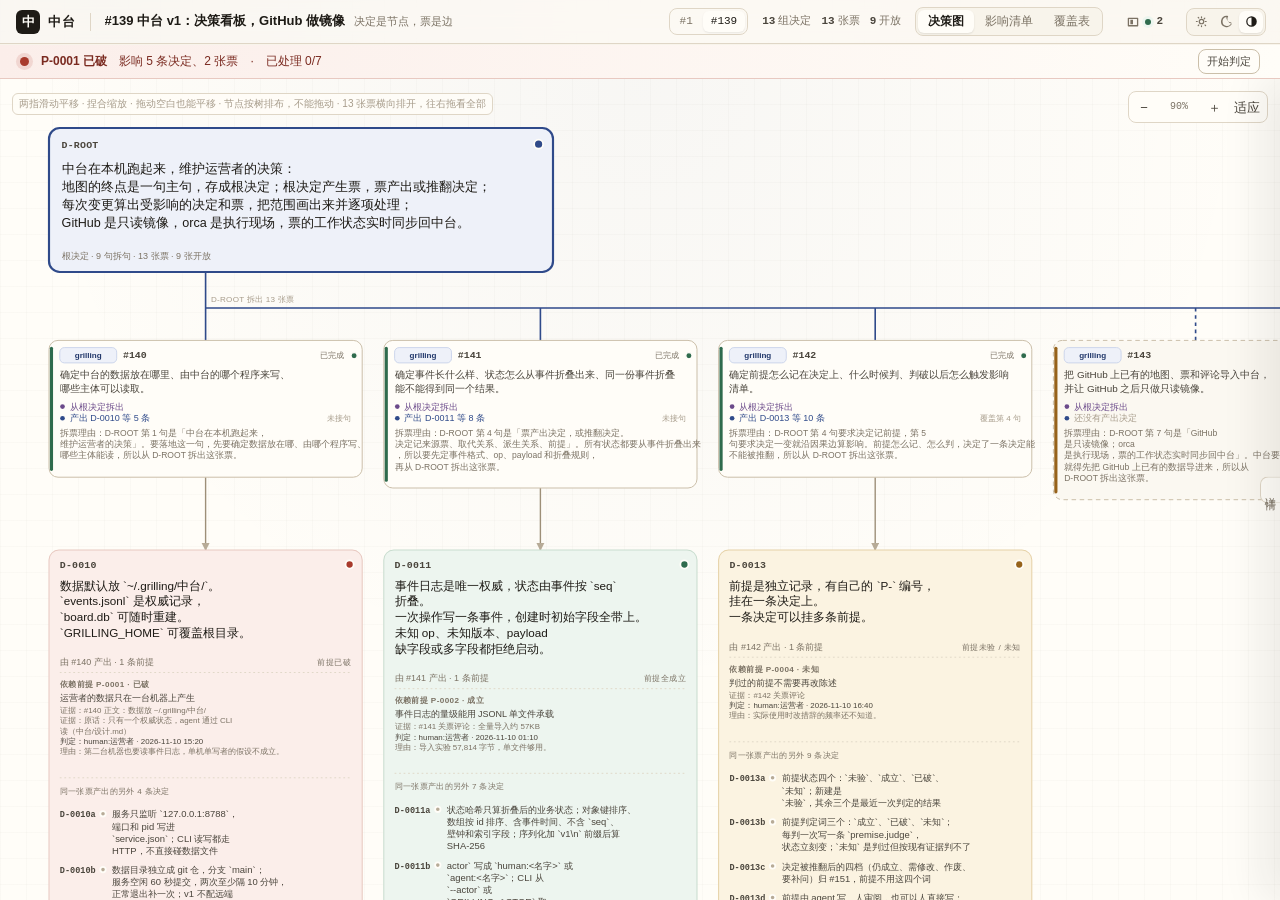
<file: design/prototype/screen/index.html>
<!doctype html>
<html lang="zh-CN">
<head>
<meta charset="utf-8">
<meta name="viewport" content="width=device-width, initial-scale=1">
<title>中台决策看板 · 屏幕原型 #144</title>
<meta name="description" content="决策看板屏幕原型：导入 #139 与 #1 两张地图的真数据，票和决定两个侧边栏，浅深两套主题。">
<link rel="icon" href="data:image/svg+xml,%3Csvg xmlns='http://www.w3.org/2000/svg' viewBox='0 0 16 16'%3E%3Crect width='16' height='16' rx='4' fill='%231e1b16'/%3E%3Ctext x='8' y='11.5' font-size='9' text-anchor='middle' fill='%23f4f0e7' font-family='serif'%3E中%3C/text%3E%3C/svg%3E">
<style>
/* 颜色、圆角、间距 token 在 theme.css */
*,*::before,*::after{box-sizing:border-box}
[hidden]{display:none!important}
html{-webkit-text-size-adjust:100%}
body{
  margin:0;color:var(--ink);font:15px/1.6 var(--sans);-webkit-font-smoothing:antialiased;
  background:
    radial-gradient(circle at 8% 0%,rgba(47,74,138,.05),transparent 34rem),
    radial-gradient(circle at 96% 8%,rgba(150,98,26,.04),transparent 30rem),
    linear-gradient(0deg,rgba(30,27,22,.014) 1px,transparent 1px),
    linear-gradient(90deg,rgba(30,27,22,.014) 1px,transparent 1px),
    var(--paper);
  background-size:auto,auto,32px 32px,32px 32px,auto;
  padding-bottom:0;
}
p{margin:0}
h1,h2,h3,h4{margin:0}
button{font:inherit;color:inherit;cursor:pointer}
a{color:inherit;text-decoration:none}
.id{font-family:var(--mono);font-size:12px;letter-spacing:.02em}
.mono{font-family:var(--mono)}
.eyebrow{font-size:11px;letter-spacing:.16em;text-transform:uppercase;color:var(--muted);font-weight:600}
.chip{display:inline-flex;align-items:center;gap:4px;border:1px solid var(--line);background:var(--card2);border-radius:999px;padding:1px 8px;font-size:11px;line-height:1.7;white-space:nowrap;color:var(--ink2)}
.chip.green{border-color:var(--green-line);background:var(--green-soft);color:var(--green)}
.chip.amber{border-color:var(--amber-line);background:var(--amber-soft);color:var(--amber)}
.chip.red{border-color:var(--red-line);background:var(--red-soft);color:var(--red)}
.chip.violet{border-color:var(--violet-line);background:var(--violet-soft);color:var(--violet)}
.chip.accent{border-color:var(--accent-line);background:var(--accent-soft);color:var(--accent2)}
.chip.gray{color:var(--muted);background:var(--gray-soft)}
.btn{border:1px solid var(--line2);background:var(--card);border-radius:8px;padding:5px 10px;font-size:12px;color:var(--ink2);transition:.15s}
.btn:hover{border-color:var(--accent);color:var(--accent2);background:var(--accent-soft)}
.btn.primary{background:var(--accent);border-color:var(--accent);color:#fff}
.btn.primary:hover{background:var(--accent2);color:#fff}
.btn.ghost{border-color:transparent;background:transparent;color:var(--muted)}
.btn.ghost:hover{background:var(--accent-soft);color:var(--accent2)}
.btn.small{padding:3px 8px;font-size:11px}
.btn.danger{border-color:var(--red-line);color:var(--red);background:var(--red-soft)}
.btn.danger:hover{background:var(--red-soft);color:var(--red-ink-strong)}
.icon{width:14px;height:14px;display:inline-block;vertical-align:-2px}

/* 原型说明：薄条，只在原型环境出现 */
.prototype-strip{
  background:var(--chrome);color:var(--chrome-text);font-size:11px;letter-spacing:.03em;
  padding:4px 18px;display:flex;align-items:center;justify-content:center;gap:8px;
}
.prototype-strip b{color:var(--chrome-muted);font-weight:600}

/* 顶部栏：44px 常驻，只放全局信息 */
.topbar{
  height:var(--topbar-h);display:flex;align-items:center;gap:14px;padding:0 14px 0 16px;
  background:var(--side-bg);backdrop-filter:blur(10px);
  border-bottom:1px solid var(--border);position:relative;z-index:30;
}
.brand{display:flex;align-items:center;gap:8px;flex:none}
.logo{
  width:24px;height:24px;border-radius:var(--r-sm);background:var(--text);color:var(--surface);
  display:grid;place-items:center;font:600 13px/1 var(--serif);
}
.brand b{font-size:12.5px;letter-spacing:.06em}
.brand small{display:none}
.tb-sep{width:1px;height:18px;background:var(--border);flex:none}
.map-title{min-width:0;flex:1;display:flex;align-items:baseline;gap:9px;overflow:hidden}
.map-title b{font-size:13px;font-weight:600;white-space:nowrap;overflow:hidden;text-overflow:ellipsis}
.map-title span{font-size:11px;color:var(--text-muted);white-space:nowrap;overflow:hidden;text-overflow:ellipsis;flex:none}
.top-counts{display:flex;align-items:center;gap:10px;font-size:11px;color:var(--text-muted);white-space:nowrap;flex:none}
.top-counts b{font-family:var(--mono);font-weight:600;color:var(--text-body)}
.seg{display:flex;padding:2px;border:1px solid var(--border);border-radius:var(--r-md);background:var(--surface-sunken);gap:1px;flex:none}
.seg button{border:0;background:transparent;border-radius:calc(var(--r-md) - 2px);padding:4px 10px;font-size:11.5px;color:var(--text-muted);line-height:1.3}
.seg button:hover{color:var(--text)}
.seg button.active{background:var(--surface);color:var(--text);box-shadow:0 1px 2px rgba(30,27,22,.1);font-weight:600}
[data-theme="dark"] .seg button.active{background:var(--surface-tint);box-shadow:none}
.top-meta{display:flex;align-items:center;gap:6px;font-size:11px;color:var(--text-muted);white-space:nowrap;flex:none}
.live-dot{width:6px;height:6px;border-radius:50%;background:var(--green);box-shadow:0 0 0 3px var(--green-soft)}
.tb-btn{
  display:inline-flex;align-items:center;justify-content:center;gap:5px;height:28px;min-width:28px;white-space:nowrap;flex:none;
  border:1px solid transparent;background:transparent;border-radius:var(--r-sm);
  color:var(--text-muted);font-size:11.5px;padding:0 8px;transition:background var(--dur) var(--ease),color var(--dur) var(--ease),border-color var(--dur) var(--ease);
}
.tb-btn:hover{background:var(--surface-hover);color:var(--text);border-color:var(--border)}
.tb-btn[aria-expanded="true"]{background:var(--accent-soft);color:var(--accent-deep);border-color:var(--accent-line)}
.tb-btn svg{width:14px;height:14px;display:block}
.tb-group{display:flex;align-items:center;gap:2px;flex:none}
.tb-signal{display:inline-flex;align-items:center;gap:5px;font-size:11.5px;color:var(--text-muted)}
.tb-signal b{font:600 11px/1 var(--mono);color:var(--text-body)}

/* 顶部栏展开层：在流内，推开内容，绝不遮挡右侧抽屉 */
.topbar-panel{
  display:grid;grid-template-rows:0fr;transition:grid-template-rows var(--dur) var(--ease);
  background:var(--surface-sunken);border-bottom:1px solid transparent;position:relative;z-index:29;
}
.topbar-panel.open{grid-template-rows:1fr;border-bottom-color:var(--border)}
.topbar-panel>div{overflow:hidden}
.topbar-panel-inner{
  display:flex;align-items:center;gap:18px;flex-wrap:wrap;padding:9px 16px;
  max-height:240px;overflow:auto;
}
.tbp-block{display:flex;align-items:center;gap:8px;min-width:0}
.tbp-label{font-size:10px;letter-spacing:.1em;text-transform:uppercase;color:var(--text-faint);white-space:nowrap}
.sig-chips.tbp-chips{margin:0;gap:3px}
.impact-banner{
  display:flex;align-items:center;gap:10px;padding:0 16px;height:0;opacity:0;overflow:hidden;
  background:var(--red-soft);border-bottom:1px solid var(--red-line);
  font-size:12px;color:var(--red-ink);transition:height var(--dur) var(--ease),opacity var(--dur) var(--ease);
}
.impact-banner.show{height:34px;opacity:1}
.impact-banner:hover{background:var(--red-line)}
.impact-banner .pulse{width:7px;height:7px;border-radius:50%;background:var(--red);flex:none}
.impact-banner b{font-weight:600}
.impact-banner .spacer{flex:1}

/* 版面 A：一张可平移缩放的图，右侧抽屉 */
.a-shell{display:flex;flex-direction:column;height:calc(100vh - 25px);min-height:560px;overflow:hidden}
.a-body{position:relative;display:flex;flex:1;min-height:0;overflow:hidden}
.a-col{display:flex;flex-direction:column;min-width:0;min-height:0;flex:1}
.a-main{position:relative;min-width:0;overflow:auto;padding:14px;flex:1}
.a-main.coverage-mode{padding-bottom:14px}
.a-main.graph-mode{display:flex;flex-direction:column;overflow:hidden;padding:0}
.a-main.graph-mode .graph-a{flex:1;min-height:0;border:0;border-radius:0;box-shadow:none}
.a-main.graph-mode .filter-banner{flex:none;margin:10px 14px 0}
.a-main.graph-mode .sig-chips,.a-main.graph-mode .graph-head{flex:none}

/* 抽屉：472px，从右侧滑入；固定时占位，不遮图 */
.a-drawer{
  position:absolute;top:0;right:0;bottom:0;width:var(--drawer-w);max-width:94vw;z-index:40;
  background:var(--drawer-bg);border-left:1px solid var(--border);
  box-shadow:var(--shadow-drawer);overflow:auto;padding:0;transform:translateX(100%);
  transition:transform var(--dur) var(--ease);
}
.a-drawer.open{transform:translateX(0)}
.a-drawer.pinned{position:relative;flex:none;width:var(--drawer-w);transform:none;box-shadow:none;transition:none}
.a-drawer .drawer-bar{
  position:sticky;top:0;z-index:3;display:flex;align-items:center;gap:4px;padding:0 10px 0 14px;height:40px;
  border-bottom:1px solid var(--border);background:var(--sticky-bg);backdrop-filter:blur(8px);
}
.a-drawer .drawer-bar .db-kind{font-size:10px;letter-spacing:.1em;text-transform:uppercase;color:var(--text-faint);flex:none}
.a-drawer .drawer-bar .tb-btn{flex:none;white-space:nowrap}
.a-drawer .drawer-bar .db-title{margin-right:auto;font:600 12px/1.3 var(--sans);color:var(--text-body);letter-spacing:.01em;white-space:nowrap;overflow:hidden;text-overflow:ellipsis;min-width:0}
.a-drawer .sb{padding:14px 16px 96px}
.a-drawer-handle{
  position:absolute;right:0;top:50%;transform:translateY(-50%);z-index:35;writing-mode:vertical-rl;
  border:1px solid var(--border);border-right:0;border-radius:var(--r-md) 0 0 var(--r-md);
  background:var(--surface);color:var(--text-muted);font:11px/1 var(--sans);padding:11px 4px;letter-spacing:.14em;
  cursor:pointer;transition:color var(--dur) var(--ease),border-color var(--dur) var(--ease);
}
.a-drawer-handle:hover{color:var(--accent-deep);border-color:var(--accent-line)}
.a-body.drawer-open .a-drawer-handle{display:none}
.a-body.drawer-open:not(.drawer-pinned) .graph-a-tools{right:var(--drawer-w)}
.a-body.drawer-open:not(.drawer-pinned) .a-main.coverage-mode{padding-right:calc(var(--drawer-w) + 14px)}
.graph-head{display:flex;align-items:flex-start;justify-content:space-between;gap:16px;margin-bottom:8px}
.graph-head h1{font:600 18px/1.3 var(--serif);letter-spacing:.01em}
.graph-head p{font-size:12px;color:var(--text-muted);margin-top:2px}
.graph-tools{display:flex;align-items:center;gap:6px;flex-wrap:wrap;justify-content:flex-end}
.graph-wrap{
  border:1px solid var(--border);border-radius:var(--r-xl);background:
    radial-gradient(circle at 50% 0%,var(--graph-glow),transparent 60%),
    linear-gradient(0deg,var(--graph-grid) 1px,transparent 1px),
    linear-gradient(90deg,var(--graph-grid) 1px,transparent 1px),
    var(--graph-surface);
  background-size:auto,26px 26px,26px 26px,auto;box-shadow:var(--shadow);overflow:auto;
}
.graph-wrap svg{display:block;min-width:820px;width:100%;height:auto}
.graph-legend{display:flex;gap:14px;flex-wrap:wrap;align-items:center;margin-top:8px;font-size:11px;color:var(--text-muted)}
.legend-dot{display:inline-block;width:8px;height:8px;border-radius:50%;margin-right:4px;vertical-align:0}
.legend-dot.green{background:var(--green)}.legend-dot.amber{background:var(--amber)}.legend-dot.red{background:var(--red)}
.legend-dot.gray{background:var(--gray-dot)}.legend-dot.accent{background:var(--accent)}.legend-dot.void{background:var(--node-void-stroke)}

/* SVG 图 */
.node{cursor:pointer}
.node rect{transition:stroke var(--dur) var(--ease)}
.node:hover rect{filter:drop-shadow(var(--shadow-node))}
.node .nrect{fill:var(--node-fill);stroke:var(--node-stroke);stroke-width:1.15}
.node.green .nrect{fill:var(--green-soft);stroke:var(--green-line)}
.node.amber .nrect{fill:var(--amber-soft);stroke:var(--amber-line)}
.node.red .nrect{fill:var(--red-soft);stroke:var(--red-line)}
.node.root .nrect{fill:var(--accent-soft);stroke:var(--accent-line);stroke-width:1.5}
.node.bare .nrect{fill:var(--node-bare-fill);stroke:var(--node-bare-stroke);stroke-dasharray:4 3}
.node.void .nrect{fill:var(--node-void-fill);stroke:var(--node-void-stroke);stroke-dasharray:3 3}
.node.oldroot .nrect{fill:transparent;stroke:var(--node-oldroot-stroke);stroke-dasharray:6 4}
.node.selected .nrect{stroke:var(--accent);stroke-width:2.2}
.node.dim{opacity:.22}
.node.impact .nrect{stroke:var(--red);stroke-width:2.4}
.node .nid{font:600 11px/1 var(--mono);fill:var(--text-body);letter-spacing:.02em}
.node .nstmt{font:13px/1.35 var(--sans);fill:var(--text)}
.node .nmeta{font:10px/1 var(--sans);fill:var(--text-muted)}
.node .nbadge{font:9px/1 var(--sans);fill:var(--text-muted);letter-spacing:.06em}
.node .dot{stroke:var(--surface);stroke-width:2}
.node .dot.green{fill:var(--green)}.node .dot.amber{fill:var(--amber)}.node .dot.red{fill:var(--red)}
.node .dot.gray{fill:var(--gray-dot)}.node .dot.accent{fill:var(--accent)}
.edge path{fill:none;stroke:var(--edge);stroke-width:1.35}
.edge.strong path{stroke:var(--edge-strong)}
.edge.impact path{stroke:var(--red);stroke-width:2.3}
.edge.dim{opacity:.16}
.edge-label{cursor:pointer}
.edge-label rect{fill:var(--surface);stroke:var(--border);stroke-width:1}
.edge-label:hover rect{stroke:var(--accent)}
.edge-label text{font:10px/1 var(--mono);fill:var(--text-body)}
.edge-label .t{font:9px/1 var(--sans);fill:var(--text-muted)}
.edge-label.impact rect{stroke:var(--red);fill:var(--red-soft)}
.ticket-chip{cursor:pointer}
.ticket-chip rect{fill:var(--surface);stroke:var(--border-strong);stroke-width:1.1}
.ticket-chip:hover rect{stroke:var(--accent)}
.ticket-chip.impact rect{fill:var(--red-soft);stroke:var(--red);stroke-width:2}
.ticket-chip.dim{opacity:.22}
.ticket-chip text{font:11px/1 var(--mono);fill:var(--text-body)}
.ticket-chip .tt{font:10px/1 var(--sans);fill:var(--text-muted)}
.old-band{cursor:pointer}
.old-band rect{fill:var(--old-band);stroke:var(--old-band-stroke);stroke-dasharray:5 4}
.old-band text{font:11px/1 var(--sans);fill:var(--text-muted)}
.old-band:hover rect{stroke:var(--accent)}
.svg-note{font:10px/1.3 var(--sans);fill:var(--text-faint)}

.graph-a{
  position:relative;flex:1;min-height:460px;border:1px solid var(--border);border-radius:var(--r-xl);
  background:
    radial-gradient(circle at 50% 0%,var(--graph-glow),transparent 60%),
    linear-gradient(0deg,var(--graph-grid) 1px,transparent 1px),
    linear-gradient(90deg,var(--graph-grid) 1px,transparent 1px),
    var(--graph-surface);
  background-size:auto,26px 26px,26px 26px,auto;box-shadow:var(--shadow);overflow:hidden;touch-action:none;cursor:grab;user-select:none;
}
.graph-a svg{display:block;width:100%;height:100%}
.graph-a .graph-a-tools{
  position:absolute;right:12px;top:12px;z-index:2;display:flex;gap:2px;align-items:center;
  background:var(--graph-tools-bg);border:1px solid var(--border);border-radius:var(--r-md);padding:2px;
  backdrop-filter:blur(6px);transition:right var(--dur) var(--ease);
}
.graph-a .graph-a-tools button{height:26px;min-width:26px;border:0;border-radius:calc(var(--r-md) - 2px);background:transparent;color:var(--text-body);font:13px/1 var(--sans);padding:0 5px}
.graph-a .graph-a-tools button:hover{background:var(--accent-soft);color:var(--accent-deep)}
.graph-a .graph-a-tools .zoom-pct{min-width:40px;text-align:center;font:10px/1 var(--mono);color:var(--text-muted);padding:0 2px}
.graph-a-hint{position:absolute;left:12px;top:14px;font-size:10px;color:var(--text-faint);background:var(--graph-hint-bg);border:1px solid var(--border);border-radius:var(--r-sm);padding:2px 6px;pointer-events:none}
body.dragging-a{cursor:grabbing}
body.dragging-a *{cursor:grabbing!important;user-select:none}
.edge-a path{fill:none;stroke:var(--edge);stroke-width:1.35}
.edge-a.strong path{stroke:var(--edge-strong);stroke-width:1.55}
.edge-a.sel path{stroke:var(--accent);stroke-width:2.2}
.edge-a.dim{opacity:.14}
.edge-a.impact path{stroke:var(--red);stroke-width:2.3}
.edge-a.impact.dim{opacity:.2}
.edge-a.derive path{stroke:var(--violet);stroke-width:1.2;stroke-dasharray:4 4;opacity:.75}
.edge-a.derive.dim{opacity:.16}
.bus-a path{fill:none;stroke:var(--edge);stroke-width:1.2}
.bus-a.impact path{stroke:var(--red);stroke-width:1.9}
.bus-a.sel path{stroke:var(--accent);stroke-width:1.8}
.bus-a.dim{opacity:.25}
.branch-a{fill:none;stroke:var(--edge-branch);stroke-width:1.2;stroke-dasharray:4 4}
.branch-a.done{stroke:var(--edge-strong);stroke-dasharray:none;stroke-width:1.5}
.branch-a.impact{stroke:var(--red);stroke-width:1.9}
.branch-a.sel{stroke:var(--accent);stroke-width:1.8}
.branch-a.dim{opacity:.18}
.node-a{cursor:pointer}
.node-a .nrect-a{fill:var(--node-fill);stroke:var(--node-stroke);stroke-width:1.15}
.node-a.green .nrect-a{fill:var(--green-soft);stroke:var(--green-line)}
.node-a.amber .nrect-a{fill:var(--amber-soft);stroke:var(--amber-line)}
.node-a.red .nrect-a{fill:var(--red-soft);stroke:var(--red-line)}
.node-a.bare .nrect-a{fill:var(--node-bare-fill);stroke:var(--node-bare-stroke);stroke-dasharray:4 3}
.node-a.void .nrect-a{fill:var(--node-void-fill);stroke:var(--node-void-stroke);stroke-dasharray:3 3}
.node-a.root .nrect-a{fill:var(--accent-soft);stroke:var(--accent-line);stroke-width:1.5}
.node-a .na-id{font:600 11px/1 var(--mono);fill:var(--text-body);letter-spacing:.02em}
.node-a .na-stmt{font:13px/1.35 var(--sans);fill:var(--text)}
.node-a.root .na-stmt{font-size:14px}
.node-a .na-meta{font:10px/1 var(--sans);fill:var(--text-muted)}
.node-a .na-badge{font:9px/1 var(--sans);fill:var(--text-muted);letter-spacing:.06em}
.node-a .dot{stroke:var(--surface);stroke-width:2}
.node-a .dot.green{fill:var(--green)}.node-a .dot.amber{fill:var(--amber)}.node-a .dot.red{fill:var(--red)}.node-a .dot.accent{fill:var(--accent)}.node-a .dot.gray{fill:var(--gray-dot)}
.node-a.sel .nrect-a{stroke:var(--accent);stroke-width:2.4}
.node-a.impact .nrect-a{stroke:var(--red);stroke-width:2.4}
.node-a.dim{opacity:.24}
.node-a:hover .nrect-a{filter:drop-shadow(var(--shadow-node))}
.tnode-a{cursor:pointer}
.tnode-a .trect{fill:var(--surface);stroke:var(--border-strong);stroke-width:1.1}
.tnode-a.open .trect{fill:var(--canvas-warm);stroke-dasharray:5 4}
.tnode-a:hover .trect{stroke:var(--accent)}
.tnode-a.sel .trect{stroke:var(--accent);stroke-width:2.4}
.tnode-a.impact .trect{stroke:var(--red);stroke-width:2.3;fill:var(--red-soft)}
.tnode-a.dim{opacity:.24}
.tnode-a .tn-id{font:600 11px/1 var(--mono);fill:var(--text-body)}
.tnode-a .tn-title{font:11px/1.2 var(--sans);fill:var(--text-body)}
.tnode-a .tn-why{font:9.5px/1.2 var(--sans);fill:var(--text-muted)}
.tnode-a .tn-from{font:10px/1 var(--sans);fill:var(--violet)}
.tnode-a .tn-to{font:10px/1 var(--sans);fill:var(--accent)}
.tnode-a .tn-to.empty{fill:var(--text-faint)}
.tnode-a .tn-cover{font:9px/1 var(--sans);fill:var(--text-faint)}
.tnode-a .rel-dot.from{fill:var(--violet)}
.tnode-a .rel-dot.to{fill:var(--accent)}
.tnode-a .tn-meta{font:9px/1 var(--sans);fill:var(--text-muted)}
.tnode-a .tn-type{font:9px/1 var(--sans);font-weight:600}
.tnode-a .dot{stroke:var(--surface);stroke-width:1.5}
.tnode-a .dot.green{fill:var(--green)}.tnode-a .dot.amber{fill:var(--amber)}.tnode-a .dot.accent{fill:var(--accent)}.tnode-a .dot.gray{fill:var(--gray-dot)}
.type-pill.type-grilling{fill:var(--accent-soft);stroke:var(--accent-line)}
.type-pill.type-research{fill:var(--violet-soft);stroke:var(--violet-line)}
.type-pill.type-prototype{fill:var(--amber-soft);stroke:var(--amber-line)}
.type-pill.type-task{fill:var(--gray-soft);stroke:var(--border)}
.tn-type.type-grilling{fill:var(--accent-deep)}
.tn-type.type-research{fill:var(--violet)}
.tn-type.type-prototype{fill:var(--amber)}
.tn-type.type-task{fill:var(--text-muted)}
.tbar.done{fill:var(--green)}
.tbar.wait{fill:var(--amber)}
.dec-group-a{cursor:pointer}
.dec-sep{stroke:var(--border);stroke-dasharray:2 3}
.dec-sub-label{font:9px/1 var(--sans);fill:var(--text-muted);letter-spacing:.04em}
.dec-extra-row{cursor:pointer}
.dec-extra-row rect{fill:transparent}
.dec-extra-row:hover rect{fill:var(--accent-soft)}
.dec-extra-row .ex-id{font:600 9.5px/1 var(--mono);fill:var(--text-body)}
.dec-extra-row .ex-stmt{font:9.5px/1 var(--sans);fill:var(--text-muted)}
.dec-sub-stmt{font:10.5px/1.35 var(--sans);fill:var(--text-body)}
.dec-sub-prem{font:8.5px/1 var(--sans);fill:var(--text-muted)}
.pr-a-label{font:600 9px/1 var(--sans);fill:var(--text-muted);letter-spacing:.05em}
.pr-a-stmt{font:10px/1.3 var(--sans);fill:var(--text-body)}
.pr-a-ev{font:8.8px/1.28 var(--sans);fill:var(--text-muted)}
.pr-a-judge{font:8.8px/1.28 var(--sans);fill:var(--text-body)}
.edge-tag-a{font:8.5px/1 var(--sans);fill:var(--text-faint);letter-spacing:.03em}
.bus-label-a{font:9px/1 var(--sans);fill:var(--text-faint);letter-spacing:.03em}
.legend-line{display:inline-block;width:16px;height:0;border-top:1.5px dashed var(--edge-branch);margin-right:4px;vertical-align:3px}
.legend-line.solid{border-top-style:solid;border-top-color:var(--edge-strong)}
.impact-main{display:flex;flex-direction:column}
.impact-main .graph-a{flex:1;min-height:520px}
.impact-main .graph-legend{flex:none}

/* 详情 */
.detail-head{padding-bottom:14px;border-bottom:1px solid var(--line);margin-bottom:14px}
.detail-head .id-row{display:flex;align-items:center;gap:7px;flex-wrap:wrap;margin-bottom:7px}
.detail-head h2{font:600 20px/1.45 var(--serif);letter-spacing:.01em}
.detail-head .sub{font-size:12px;color:var(--muted);margin-top:5px}
.actions{display:flex;gap:6px;flex-wrap:wrap;margin-top:11px}
.section{margin:16px 0 0}
.section h3{display:flex;align-items:center;gap:7px;font-size:12px;letter-spacing:.1em;text-transform:uppercase;color:var(--muted);margin-bottom:8px}
.section h3 .count{font-family:var(--mono);font-size:11px;color:var(--faint);letter-spacing:0}
.premise{border:1px solid var(--line);border-radius:10px;background:var(--card);padding:10px 11px;margin-bottom:8px}
.premise.red{border-color:var(--red-line);background:linear-gradient(180deg,var(--red-soft),var(--card) 70%)}
.premise.amber{border-color:var(--amber-line);background:linear-gradient(180deg,var(--amber-soft),var(--card) 70%)}
.premise.green{border-color:var(--green-line);background:linear-gradient(180deg,var(--green-soft),var(--card) 70%)}
.premise.gray{border-style:dashed}
.p-top{display:flex;align-items:center;gap:6px;flex-wrap:wrap;margin-bottom:5px}
.p-stmt{font:13px/1.5 var(--serif);color:var(--ink)}
.p-ev{font-size:11px;color:var(--muted);margin-top:5px;word-break:break-word}
.p-reason{font-size:11px;color:var(--ink2);margin-top:5px;padding-left:8px;border-left:2px solid var(--line2)}
.p-foot{display:flex;justify-content:space-between;align-items:center;gap:8px;margin-top:7px;font-size:10px;color:var(--faint)}
.sub-row{display:flex;gap:8px;align-items:flex-start;padding:7px 4px;border-bottom:1px dashed var(--line);cursor:pointer}
.sub-row:hover{background:var(--accent-soft)}
.sub-row .sid{min-width:64px;font:10px/1.5 var(--mono);color:var(--muted)}
.sub-row .sst{font-size:12px;line-height:1.45;color:var(--ink2)}
.sub-row .dot{width:7px;height:7px;border-radius:50%;margin-top:6px;flex:none}
.kv{display:grid;grid-template-columns:74px minmax(0,1fr);gap:6px 10px;font-size:12px}
.kv dt{color:var(--muted)}
.kv dd{margin:0;color:var(--ink2);word-break:break-word}
.chain-box{border:1px solid var(--line);border-radius:10px;background:var(--card2);padding:10px 12px;font-size:12px;line-height:1.55;color:var(--ink2)}
.chain-box p{margin:0 0 6px}
.chain-box p:last-child{margin-bottom:0}
.chain-box .meta{color:var(--muted);font-size:11px}
.flow-dec{border:1px solid var(--line);border-radius:10px;background:var(--card);padding:9px 11px;margin-bottom:8px}
.flow-top{display:flex;align-items:center;gap:6px;flex-wrap:wrap;margin-bottom:5px}
.flow-dec p{font-size:12px;line-height:1.55;color:var(--ink2)}
.frag-row{display:grid;grid-template-columns:28px minmax(0,1fr);gap:2px 8px;padding:7px 0;border-bottom:1px dashed var(--line)}
.frag-row .cov-num{font:10px/1.6 var(--mono);color:var(--muted)}
.frag-row p{font-size:12px;line-height:1.5;color:var(--ink2)}
.frag-row > div{grid-column:2;display:flex;gap:4px;flex-wrap:wrap}
.pill{display:inline-flex;align-items:center;gap:4px;border:1px solid var(--line);border-radius:6px;background:var(--card);padding:1px 7px;font:11px/1.7 var(--mono);color:var(--ink2);cursor:pointer;margin:0 4px 4px 0}
.pill:hover{border-color:var(--accent);color:var(--accent2)}
.pill .work-dot{width:6px;height:6px;border-radius:50%;background:var(--gray-dot)}
.pill .work-dot.done{background:var(--green)}.pill .work-dot.now{background:var(--accent)}.pill .work-dot.stuck{background:var(--amber)}
.empty{font-size:12px;color:var(--muted);padding:8px 0}
.note{font-size:11px;color:var(--muted);background:var(--card2);border:1px solid var(--line);border-radius:8px;padding:8px 10px;margin-top:8px}

/* 票侧边栏：内容层 */
.archive-focus{border-left:3px solid var(--accent);background:var(--accent-soft);border-radius:0 8px 8px 0;padding:8px 11px;margin-top:12px}
.archive-focus .id-row{display:flex;align-items:center;gap:6px;flex-wrap:wrap;margin-bottom:5px}
.archive-focus-stmt{margin:0;white-space:pre-wrap;font:12.5px/1.6 var(--sans);color:var(--accent2)}
.fold{border:1px solid var(--line);border-radius:10px;background:var(--card);margin-top:12px;overflow:hidden}
.fold>summary{display:flex;align-items:center;gap:7px;cursor:pointer;padding:9px 11px;list-style:none;background:var(--card2);font-size:12px;font-weight:600;color:var(--ink2)}
.fold>summary::-webkit-details-marker{display:none}
.fold>summary::before{content:"▸";font-size:10px;color:var(--muted)}
.fold[open]>summary::before{content:"▾"}
.fold>summary .fold-hint{margin-left:auto;font-size:10px;font-weight:400;color:var(--muted);letter-spacing:0}
.fold-body{padding:10px 12px 12px}
.fold-body .archive-lead{font:13px/1.65 var(--serif);color:var(--ink)}
.subfold{margin-top:10px;border-top:1px dashed var(--line);padding-top:8px}
.subfold>summary{cursor:pointer;font-size:11px;color:var(--muted);list-style:none}
.subfold>summary::-webkit-details-marker{display:none}
.subfold>summary::before{content:"▸ ";font-size:9px}
.subfold[open]>summary::before{content:"▾ "}
.archive-body{margin:7px 0 0;padding:9px 10px;max-height:300px;overflow:auto;white-space:pre-wrap;word-break:break-word;border:1px solid var(--line);border-radius:8px;background:var(--paper2);font:11.5px/1.65 var(--mono);color:var(--ink2)}
.archive-body-empty{font-size:11px;color:var(--muted);margin-top:8px}
.premise-row{border:1px solid var(--line);border-radius:10px;background:var(--card);margin-bottom:7px;overflow:hidden}
.premise-row>summary{display:flex;align-items:center;gap:6px;padding:7px 9px;cursor:pointer;list-style:none}
.premise-row>summary::-webkit-details-marker{display:none}
.premise-row>summary::before{content:"▸";font-size:10px;color:var(--muted);flex:none}
.premise-row[open]>summary::before{content:"▾"}
.premise-row.red{border-color:var(--red-line);background:linear-gradient(180deg,var(--red-soft),var(--card) 72%)}
.premise-row.amber{border-color:var(--amber-line);background:linear-gradient(180deg,var(--amber-soft),var(--card) 72%)}
.premise-row.green{border-color:var(--green-line);background:linear-gradient(180deg,var(--green-soft),var(--card) 72%)}
.premise-row.gray{border-style:dashed}
.p-stmt-inline{flex:1;min-width:0;font:12px/1.45 var(--sans);color:var(--ink2)}
.premise-row .p-dec{font:9px/1 var(--mono);color:var(--faint);white-space:nowrap}
.premise-context{padding:0 10px 10px}
.premise-context .kv{grid-template-columns:64px minmax(0,1fr)}
.archive-decisions{display:flex;flex-direction:column;gap:7px}
.archive-decision{border:1px solid var(--line);border-radius:10px;background:var(--card);padding:9px 11px}
.archive-decision.focus{border-color:var(--accent);box-shadow:0 0 0 3px var(--accent-soft)}
.archive-decision-head{display:flex;align-items:center;gap:5px;flex-wrap:wrap;margin-bottom:5px}
.id-link{border:0;background:transparent;padding:0;font:600 11px/1.4 var(--mono);color:var(--ink2);cursor:pointer}
.id-link:hover{color:var(--accent2);text-decoration:underline}
.archive-decision-stmt{margin:0;white-space:pre-wrap;font:12.5px/1.6 var(--sans);color:var(--ink2)}
.excerpt-group{margin-bottom:12px}
.excerpt-group:last-child{margin-bottom:0}
.excerpt-group h4{font:600 10px/1.4 var(--sans);letter-spacing:.07em;color:var(--muted);text-transform:uppercase;margin-bottom:5px}
.excerpt{border-left:2px solid var(--line2);padding:1px 0 1px 9px;margin-bottom:10px}
.excerpt:last-child{margin-bottom:0}
.excerpt.focus{border-left-color:var(--accent);background:var(--accent-soft);border-radius:0 7px 7px 0;padding:6px 9px}
.excerpt .ex-top{display:flex;align-items:center;gap:5px;flex-wrap:wrap;margin-bottom:3px}
.excerpt .ex-q{font-size:12px;line-height:1.5;color:var(--ink)}
.excerpt .ex-a{font-size:12px;line-height:1.5;color:var(--ink2);margin-top:3px}
.excerpt .ex-src{font-size:10px;color:var(--muted);margin-top:4px;word-break:break-word}
.archive-todo{margin:0;padding-left:18px;font-size:12px;line-height:1.55;color:var(--ink2)}
.archive-todo li{margin-bottom:5px}
.archive-empty{font-size:11px;color:var(--muted)}

.p-timeline{list-style:none;margin:7px 0 0;padding:0 0 0 14px;border-left:2px solid var(--line2)}
.p-timeline li{position:relative;padding:0 0 9px 11px}
.p-timeline li:last-child{padding-bottom:0}
.p-timeline li::before{content:"";position:absolute;left:-19px;top:4px;width:7px;height:7px;border-radius:50%;background:var(--line2);border:1.5px solid var(--card)}
.p-timeline .step-label{display:block;font:600 9px/1.4 var(--sans);letter-spacing:.08em;color:var(--muted);text-transform:uppercase}
.p-timeline p{margin:1px 0 0;font-size:11.5px;line-height:1.55;color:var(--ink2)}
.p-timeline .step-source{font-size:10px;color:var(--muted);margin-top:2px}
.premise-row.red .p-timeline{border-left-color:var(--red-line)}
.premise-row.green .p-timeline{border-left-color:var(--green-line)}
.premise-row.amber .p-timeline{border-left-color:var(--amber-line)}
.p-break-card{border:1px solid var(--line);border-radius:12px;background:var(--card);padding:11px 12px;margin-top:12px}
.p-break-card.red{border-color:var(--red-line);background:linear-gradient(180deg,var(--red-soft),var(--card) 55%)}
.p-break-card.green{border-color:var(--green-line);background:linear-gradient(180deg,var(--green-soft),var(--card) 55%)}
.p-break-card.amber{border-color:var(--amber-line);background:linear-gradient(180deg,var(--amber-soft),var(--card) 55%)}
.p-break-card.gray{border-style:dashed;background:var(--card2)}
.p-break-top{display:flex;align-items:center;gap:6px;flex-wrap:wrap;margin-bottom:5px}
.p-break-stmt{margin:0;font:13px/1.5 var(--serif);color:var(--ink)}
.p-break-why{margin-top:7px;font-size:11.5px;line-height:1.55;color:var(--ink2)}
.p-break-why b{color:var(--ink)}
.p-break-actions{display:flex;gap:5px;flex-wrap:wrap;margin-top:9px}
.p-break-actions .btn{font-size:10px;padding:3px 7px}
.causal-chain{margin-top:12px}
.chain-node{border:1px solid var(--line);border-radius:10px;background:var(--card);padding:8px 10px}
button.chain-node{display:block;width:100%;text-align:left;font:inherit;color:inherit;cursor:pointer}
.chain-node.premise.red{border-color:var(--red-line);background:var(--red-soft)}
.chain-node.premise.green{border-color:var(--green-line);background:var(--green-soft)}
.chain-node.premise.amber{border-color:var(--amber-line);background:var(--amber-soft)}
.chain-node.premise.gray{border-style:dashed;background:var(--card2)}
.chain-node.main{border-color:var(--accent-line);background:var(--accent-soft)}
.chain-node .chain-step{font:600 9px/1.4 var(--sans);letter-spacing:.08em;color:var(--muted);text-transform:uppercase;margin-right:5px}
.chain-node p{margin:3px 0 0;font-size:11.5px;line-height:1.5;color:var(--ink2)}
.chain-node .chain-stmt{font:12px/1.5 var(--serif);color:var(--ink)}
.chain-edge{display:flex;align-items:center;gap:6px;padding:5px 0 5px 11px;font-size:9.5px;color:var(--muted);letter-spacing:.03em}
.chain-edge::before{content:"";width:1px;height:12px;background:var(--line2);margin-left:3px}
.chain-subs{display:flex;flex-direction:column;gap:5px;margin-left:13px;border-left:2px solid var(--line2);padding-left:10px}
.chain-sub{display:flex;align-items:flex-start;gap:7px;border:1px solid var(--line);border-radius:8px;background:var(--card);padding:6px 8px;font-size:11px;line-height:1.45;color:var(--ink2);cursor:pointer}
button.chain-sub{width:100%;text-align:left;font:inherit;color:inherit}
.chain-sub:hover{border-color:var(--accent)}
.chain-sub .id{flex:none;min-width:56px}
.relation-block{border:1px solid var(--line);border-radius:12px;background:var(--card);padding:11px 12px;margin-top:12px}
.relation-main{border:1px solid var(--accent-line);background:var(--accent-soft);border-radius:9px;padding:8px 10px;cursor:pointer}
.relation-main:hover{border-color:var(--accent)}
.relation-main .relation-role{margin:3px 0 0;font-size:11.5px;color:var(--accent2)}
.relation-main .relation-stmt{margin:5px 0 0;font:12px/1.5 var(--serif);color:var(--ink)}
.relation-note{margin:8px 0;font-size:11px;line-height:1.55;color:var(--muted)}
.relation-subs{display:flex;flex-direction:column;gap:5px}
.relation-sub{display:flex;align-items:flex-start;gap:7px;border:1px solid var(--line);border-radius:8px;background:var(--card2);padding:6px 8px;font-size:11px;line-height:1.45;color:var(--ink2);cursor:pointer}
button.relation-sub{width:100%;text-align:left;font:inherit;color:inherit}
.relation-sub:hover{border-color:var(--accent)}
.relation-sub .id{flex:none;min-width:56px}
.relation-sub.active,.chain-sub.active{border-color:var(--accent);background:var(--accent-soft);box-shadow:0 0 0 2px var(--accent-soft)}
.relation-main.active,.chain-node.main.active{border-color:var(--accent);box-shadow:0 0 0 3px var(--accent-soft)}
.archive-decision-role{margin:0 0 5px;font-size:10.5px;color:var(--muted)}
.archive-group-label{display:flex;align-items:center;gap:7px;margin:14px 0 7px;font-size:10px;letter-spacing:.1em;text-transform:uppercase;color:var(--muted)}
.archive-group-label:first-child{margin-top:0}


/* ---------- 侧边栏 v2：票 / 决定 ---------- */
#app{min-height:100vh}
.a-root{height:100vh;display:flex;flex-direction:column;min-height:560px}
.a-root>.a-shell{flex:1;min-height:0}
.a-shell{display:flex;flex-direction:column;min-height:560px;overflow:hidden}

.sb-head{padding:2px 0 12px;border-bottom:1px solid var(--border)}
.sb-idrow{display:flex;align-items:center;gap:6px;flex-wrap:wrap;margin-bottom:7px}
.sb-head h2{font:600 18px/1.5 var(--serif);letter-spacing:.005em;color:var(--text);white-space:pre-wrap;word-break:break-word}
.sb-meta{display:flex;align-items:center;gap:5px;flex-wrap:wrap;margin-top:8px;font-size:11px;color:var(--text-muted);line-height:1.6}
.sb-meta a{color:var(--accent-deep)}
.sb-meta a:hover{text-decoration:underline}
.sb-dot{color:var(--text-faint)}
.sb-actions{display:flex;gap:5px;flex-wrap:wrap;margin-top:11px}

.sb-h{display:flex;align-items:center;gap:8px;margin:20px 0 9px;font:600 12px/1.35 var(--sans);color:var(--text-body);letter-spacing:.01em}
.sb-h:first-of-type{margin-top:16px}
.sb-n{flex:none;font:600 9.5px/1 var(--mono);color:var(--text-faint);border:1px solid var(--border);border-radius:var(--r-xs);padding:3px 4px;letter-spacing:.02em}
.sb-h .sb-cnt{margin-left:auto;font:10px/1 var(--mono);color:var(--text-faint);letter-spacing:0}

.sb-p{font:13px/1.75 var(--serif);color:var(--text-body);word-break:break-word}
.sb-p+.sb-p{margin-top:7px}
.sb-lead{font:13px/1.75 var(--serif);color:var(--text-body);white-space:pre-wrap}
.sb-md{font-size:12.5px;line-height:1.75;color:var(--text-body)}
.sb-md p{margin:0 0 6px}
.sb-md p:last-child{margin-bottom:0}
.sb-md .md-h{font-weight:600;color:var(--text);margin:9px 0 4px}
.md-list{margin:5px 0 7px;padding-left:16px}
.md-list li{margin-bottom:3px}
.md-list li::marker{color:var(--text-faint)}
.inline-code{font:11.5px/1 var(--mono);background:var(--surface-tint);border-radius:var(--r-xs);padding:1px 4px;color:var(--text)}
.sb-kv dd .md-list{margin:2px 0 0}
.sb-quiet{font-size:11.5px;line-height:1.65;color:var(--text-muted)}

.sb-kv{display:grid;grid-template-columns:68px minmax(0,1fr);gap:7px 10px;font-size:12px;line-height:1.6}
.sb-kv dt{color:var(--text-muted);white-space:nowrap}
.sb-kv dd{margin:0;color:var(--text-body);word-break:break-word}

.frag-list{list-style:none;margin:0;padding:0;display:flex;flex-direction:column;gap:5px}
.frag-list li{display:grid;grid-template-columns:44px minmax(0,1fr);gap:8px;align-items:start;font-size:11.5px;line-height:1.55;color:var(--text-body);padding:5px 0;border-bottom:1px dashed var(--border-faint)}
.frag-list li:last-child{border-bottom:0}
.frag-n{font:10px/1.6 var(--mono);color:var(--text-faint);white-space:nowrap}

/* 产出的决定列表 */
.prod-row{display:flex;align-items:flex-start;gap:7px;padding:7px 8px;border:1px solid var(--border);border-radius:var(--r-md);background:var(--surface);margin-bottom:5px;cursor:pointer;transition:border-color var(--dur) var(--ease),background var(--dur) var(--ease)}
.prod-row:hover{border-color:var(--accent-line);background:var(--accent-soft)}
.prod-row .pr-id{flex:none;font:600 10.5px/1.7 var(--mono);color:var(--text-body);min-width:52px}
.prod-row .pr-role{flex:1;min-width:0;font-size:11.5px;line-height:1.5;color:var(--text-body);overflow:hidden;display:-webkit-box;-webkit-line-clamp:2;-webkit-box-orient:vertical}
.prod-row .pr-state{flex:none}

/* 前提行：一行一条，展开看四步 */
.p-line{border:1px solid var(--border);border-radius:var(--r-md);background:var(--surface);margin-bottom:6px;overflow:hidden}
.p-line>summary{display:flex;align-items:center;gap:7px;padding:7px 9px;cursor:pointer;list-style:none}
.p-line>summary::-webkit-details-marker{display:none}
.p-line>summary::before{content:"";width:6px;height:6px;border-radius:50%;flex:none;background:var(--gray-dot)}
.p-line.red>summary::before{background:var(--red)}
.p-line.amber>summary::before{background:var(--amber)}
.p-line.green>summary::before{background:var(--green)}
.p-line .pl-id{flex:none;font:600 10.5px/1.5 var(--mono);color:var(--text-body)}
.p-line .pl-stmt{flex:1;min-width:0;font-size:12px;line-height:1.5;color:var(--text-body);overflow:hidden;display:-webkit-box;-webkit-line-clamp:2;-webkit-box-orient:vertical}
.p-line .pl-body{padding:0 10px 10px}

/* 关系：组内 */
.rel-block{border:1px solid var(--border);border-radius:var(--r-md);background:var(--surface);padding:11px 12px}
.rel-main{display:block;width:100%;text-align:left;font:inherit;border:1px solid var(--accent-line);background:var(--accent-soft);border-radius:var(--r-sm);padding:8px 10px;cursor:pointer}
.rel-main .rm-top{display:flex;align-items:center;gap:6px;flex-wrap:wrap}
.rel-main .rm-role{margin:3px 0 0;font-size:11.5px;line-height:1.5;color:var(--accent-deep)}
.rel-main .rm-stmt{margin:5px 0 0;font:12px/1.55 var(--serif);color:var(--text);white-space:pre-wrap}
.rel-dim{display:grid;grid-template-columns:78px minmax(0,1fr);gap:5px 9px;padding:7px 0;border-top:1px dashed var(--border-faint);align-items:start}
.rel-dim:first-of-type{border-top:0;margin-top:9px}
.rel-dim .rd-name{font-size:10px;letter-spacing:.04em;color:var(--text-muted);padding-top:2px;line-height:1.4}
.rel-dim .rd-items{display:flex;flex-wrap:wrap;gap:4px}
.rel-chip{display:inline-flex;align-items:center;gap:4px;border:1px solid var(--border);border-radius:var(--r-sm);background:var(--surface-sunken);padding:3px 7px;font:11px/1.5 var(--sans);color:var(--text-body);cursor:pointer;transition:border-color var(--dur) var(--ease),background var(--dur) var(--ease)}
.rel-chip:hover{border-color:var(--accent-line);background:var(--accent-soft)}
.rel-chip.active{border-color:var(--accent);background:var(--accent-soft);color:var(--accent-deep);font-weight:600}
.rel-chip .rc-id{font:600 10px/1 var(--mono);color:var(--text-muted)}
.rel-chip.active .rc-id{color:var(--accent-deep)}
.rel-note{margin:9px 0 0;font-size:10.5px;line-height:1.6;color:var(--text-faint)}

/* 关系：组间小树 */
.group-tree{display:block;width:100%;height:auto}
.gt-root{font:600 10.5px/1 var(--mono);fill:var(--text-body)}
.gt-label{font:10px/1 var(--sans);fill:var(--text-muted)}
.gt-ticket{font:9px/1 var(--mono);fill:var(--text-faint)}
.gt-node rect{fill:var(--surface);stroke:var(--border-strong);stroke-width:1}
.gt-node.cur rect{fill:var(--accent-soft);stroke:var(--accent);stroke-width:1.6}
.gt-node.cur rect.gt-ring{fill:none;stroke:var(--accent);stroke-width:1.6}
.gt-node{cursor:pointer}
.gt-node:hover rect{stroke:var(--accent)}
.gt-edge{stroke:var(--edge);stroke-width:1.2;fill:none}
.gt-cur-label{font:600 9px/1 var(--sans);fill:var(--accent-deep);letter-spacing:.06em}

/* 影响 */
.impact-line{display:flex;align-items:flex-start;gap:8px;padding:8px 10px;border:1px solid var(--border);border-radius:var(--r-md);background:var(--surface);margin-bottom:6px}
.impact-line.hot{border-color:var(--red-line);background:var(--red-soft)}
.impact-line .il-k{flex:none;font-size:10px;letter-spacing:.06em;color:var(--text-muted);text-transform:uppercase;padding-top:2px;width:42px}
.impact-line .il-v{flex:1;min-width:0;font-size:11.5px;line-height:1.6;color:var(--text-body)}

/* 空态 */
.sb-empty{border:1px dashed var(--border-strong);border-radius:var(--r-md);padding:10px 12px;font-size:11.5px;line-height:1.65;color:var(--text-muted);background:var(--surface-sunken)}

/* 顶部栏三段主题 */
.theme-seg{display:flex;gap:1px;padding:2px;border:1px solid var(--border);border-radius:var(--r-md);background:var(--surface-sunken);flex:none}
.theme-seg button{border:0;background:transparent;border-radius:calc(var(--r-md) - 2px);width:24px;height:22px;display:grid;place-items:center;color:var(--text-muted)}
.theme-seg button svg{width:13px;height:13px;display:block}
.theme-seg button:hover{color:var(--text)}
.theme-seg button.active{background:var(--surface);color:var(--text);box-shadow:0 1px 2px rgba(30,27,22,.1)}
[data-theme="dark"] .theme-seg button.active{background:var(--surface-tint);box-shadow:none}

/* 覆盖表 */
.coverage{background:var(--card);border:1px solid var(--line);border-radius:14px;box-shadow:var(--shadow);overflow:hidden}
.cov-head{display:flex;justify-content:space-between;align-items:flex-end;gap:20px;padding:16px 18px;border-bottom:1px solid var(--line);background:linear-gradient(180deg,var(--card2),var(--card))}
.cov-head h2{font:600 19px/1.35 var(--serif);margin-top:3px}
.cov-head .sum{font-size:11px;color:var(--muted);margin-top:3px}
.cov-bar{min-width:210px}
.cov-bar .bar{height:8px;border-radius:999px;background:var(--surface-tint);overflow:hidden;display:flex}
.cov-bar .bar i{display:block;height:100%}
.cov-bar .bar .done{background:var(--green)}
.cov-bar .bar .doing{background:var(--amber)}
.cov-bar .bar .gap{background:var(--red)}
.cov-bar .lbl{display:flex;justify-content:space-between;font-size:10px;color:var(--muted);margin-top:4px}
.cov-table{width:100%;border-collapse:collapse}
.cov-table th{text-align:left;font-size:10px;letter-spacing:.12em;text-transform:uppercase;color:var(--muted);font-weight:600;padding:9px 14px;border-bottom:1px solid var(--line);background:var(--card2)}
.cov-table td{padding:11px 14px;border-bottom:1px solid var(--line);vertical-align:top}
.cov-table tr:last-child td{border-bottom:0}
.cov-table tr:hover td{background:var(--surface-hover)}
.cov-num{font:600 11px/1 var(--mono);color:var(--faint)}
.cov-text{font:13px/1.55 var(--serif);color:var(--ink)}
.cov-tickets{display:flex;flex-wrap:wrap;gap:4px;max-width:190px}
.cov-table{table-layout:fixed}
.pill-more{color:var(--text-muted);cursor:default}
.cov-status{font-size:11px;white-space:nowrap}
.cov-status.done{color:var(--green)}
.cov-status.doing{color:var(--amber)}
.cov-status.gap{color:var(--red);font-weight:600}
.cov-status.void{color:var(--muted);text-decoration:line-through}
.cov-row.gap td{background:var(--red-soft)}
.cov-row.gap .cov-text{color:var(--red-ink)}
.cov-note{padding:10px 14px;font-size:11px;color:var(--muted);background:var(--card2);border-top:1px solid var(--line)}
.cov-compact{border:1px solid var(--line);border-radius:12px;background:var(--card);overflow:hidden}
.cov-mini-head{display:flex;justify-content:space-between;align-items:flex-end;gap:10px;padding:11px 12px;border-bottom:1px solid var(--line);background:var(--card2)}
.cov-mini-head b{display:block;font:600 12px/1.4 var(--serif);margin-top:2px}
.cov-mini-head .cov-bar{min-width:110px;flex:none}
.cov-mini{padding:8px 11px;border-bottom:1px solid var(--line)}
.cov-mini:last-child{border-bottom:0}
.cov-mini.gap{background:var(--red-soft)}
.cm-top{display:flex;justify-content:space-between;align-items:center;gap:6px}
.cm-text{font:12px/1.45 var(--serif);color:var(--ink);margin-top:2px}
.cm-tickets{display:flex;flex-wrap:wrap;gap:3px;margin-top:4px}
.cm-tickets .pill{font-size:10px;padding:0 5px;margin:0}

/* 信号 */
.sig-list{display:flex;flex-direction:column;gap:4px}
.sig-chips{display:flex;flex-wrap:wrap;gap:4px;margin:0 0 10px}
.sig-chip{display:inline-flex;align-items:center;gap:5px;border:1px solid var(--line);background:var(--card);border-radius:999px;padding:3px 8px;font-size:11px;color:var(--ink2)}
.sig-chip:hover{border-color:var(--accent)}
.sig-chip.active{border-color:var(--accent);background:var(--accent-soft);color:var(--accent2)}
.sig-chip b{font:10px/1 var(--mono);color:var(--muted)}
.sig-chip i{font-style:normal;font-size:9px;color:var(--violet);border:1px solid var(--violet-line);background:var(--violet-soft);border-radius:4px;padding:0 3px}
.sig-chip .sig-dot{width:6px;height:6px;border-radius:50%;flex:none}
.sig{display:flex;align-items:center;gap:7px;width:100%;border:1px solid transparent;background:transparent;border-radius:7px;padding:5px 7px;text-align:left;font-size:12px}
.sig:hover{background:var(--card2);border-color:var(--line)}
.sig.active{background:var(--accent-soft);border-color:var(--accent-line)}
.sig .sig-dot{width:7px;height:7px;border-radius:50%;flex:none}
.sig .sig-label{flex:1;color:var(--ink2)}
.sig .sig-count{font:10px/1 var(--mono);color:var(--muted)}
.sig .sig-count.zero{color:var(--faint)}
.sig .sig-demo{font-size:9px;color:var(--violet);border:1px solid var(--violet-line);background:var(--violet-soft);border-radius:4px;padding:0 4px}
.sig-dot.green{background:var(--green)}.sig-dot.amber{background:var(--amber)}.sig-dot.red{background:var(--red)}
.sig-dot.gray{background:var(--gray-dot)}.sig-dot.violet{background:var(--violet)}
.sig-hint{font-size:10px;color:var(--muted);padding:0 7px 6px 21px;line-height:1.5}
.signal-panel{border:1px solid var(--line);border-radius:10px;background:var(--card);padding:10px;margin-top:12px}
.signal-panel h3{font-size:10px;letter-spacing:.12em;text-transform:uppercase;color:var(--muted);margin-bottom:6px}
.filter-banner{display:flex;align-items:center;gap:8px;background:var(--accent-soft);border:1px solid var(--accent-line);color:var(--accent2);border-radius:9px;padding:7px 10px;font-size:12px;margin-bottom:10px}
.filter-banner b{font-weight:600}

/* 影响清单 */
.impact-banner{display:flex;align-items:center;gap:12px;padding:9px 20px;background:linear-gradient(90deg,var(--red-soft),var(--surface));border-bottom:1px solid var(--red-line);font-size:12px;color:var(--red-ink)}
.impact-banner .pulse{width:9px;height:9px;border-radius:50%;background:var(--red);box-shadow:0 0 0 4px rgba(168,58,44,.13);animation:pulse 1.8s infinite}
@keyframes pulse{0%,100%{box-shadow:0 0 0 3px rgba(168,58,44,.12)}50%{box-shadow:0 0 0 7px rgba(168,58,44,.04)}}
.impact-banner b{font-weight:600}
.impact-banner .spacer{flex:1}
.queue-head{display:flex;justify-content:space-between;align-items:flex-start;gap:12px;padding-bottom:10px;border-bottom:1px solid var(--line);margin-bottom:10px}
.queue-head h2{font:600 20px/1.3 var(--serif)}
.queue-head .progress{font:11px/1.5 var(--mono);color:var(--muted);text-align:right}
.queue-head .progress b{display:block;font:600 18px/1 var(--mono);color:var(--red)}
.trigger-card{border:1px solid var(--red-line);background:var(--red-soft);border-radius:10px;padding:10px 11px;margin-bottom:10px}
.trigger-card .tc-top{display:flex;align-items:center;gap:6px;flex-wrap:wrap;margin-bottom:4px}
.trigger-card p{font-size:12px;color:var(--red-ink);line-height:1.5}
.q-list{display:flex;flex-direction:column;gap:7px}
.q-item{border:1px solid var(--line);border-radius:10px;background:var(--card);padding:9px 10px}
.q-item.pending{border-left:3px solid var(--red)}
.q-item.done{opacity:.72;border-left:3px solid var(--green)}
.q-top{display:flex;align-items:center;gap:6px;flex-wrap:wrap}
.q-top .kind{font-size:10px;letter-spacing:.08em;color:var(--muted);text-transform:uppercase}
.q-why{font-size:11px;color:var(--muted);margin-top:4px;line-height:1.45}
.q-actions{display:flex;gap:4px;flex-wrap:wrap;margin-top:7px}
.q-actions .btn{font-size:10px;padding:3px 7px}
.q-done-line{display:flex;align-items:center;justify-content:space-between;gap:8px;margin-top:7px;font-size:11px;color:var(--green)}
.q-empty{font-size:12px;color:var(--muted);padding:12px 0}
.impact-layout{display:grid;grid-template-columns:minmax(0,1fr) 392px;flex:1;min-height:0}
.impact-main{overflow:auto;padding:18px 20px 80px}
.impact-side{border-left:1px solid var(--line);overflow:auto;padding:18px 18px 110px;background:var(--side-bg)}

/* 地图切换 */
.map-seg{display:flex;gap:2px;background:var(--sunken);border:1px solid var(--line);border-radius:8px;padding:2px;flex:none}
.map-seg button{border:0;background:transparent;color:var(--muted);font-family:var(--mono);font-size:11px;line-height:1;padding:5px 8px;border-radius:6px;cursor:pointer}
.map-seg button:hover{color:var(--ink)}
.map-seg button.active{background:var(--card);color:var(--ink);box-shadow:0 1px 2px rgba(0,0,0,.08)}

/* 弹窗与提示 */
.modal-wrap{position:fixed;inset:0;z-index:100;display:grid;place-items:center}
.modal-backdrop{position:absolute;inset:0;background:rgba(20,18,14,.38);backdrop-filter:blur(2px)}
.modal{position:relative;width:min(520px,calc(100vw - 32px));max-height:calc(100vh - 80px);overflow:auto;background:var(--card);border:1px solid var(--line);border-radius:16px;box-shadow:0 30px 80px -20px rgba(20,18,14,.45);padding:18px 20px 20px}
.modal-head{display:flex;justify-content:space-between;align-items:flex-start;margin-bottom:12px}
.modal-head h3{font:600 19px/1.3 var(--serif)}
.modal-head .sub{font-size:11px;color:var(--muted);margin-top:3px}
.modal-close{border:0;background:transparent;font-size:22px;line-height:1;color:var(--muted);padding:0 2px}
.modal label{display:block;font-size:11px;color:var(--muted);margin:10px 0 4px}
.modal textarea,.modal input,.modal select{width:100%;border:1px solid var(--line2);border-radius:8px;background:var(--paper2);padding:8px 9px;font:13px/1.5 var(--sans);color:var(--ink);outline:none}
.modal textarea:focus,.modal input:focus,.modal select:focus{border-color:var(--accent);box-shadow:0 0 0 3px var(--accent-soft)}
.modal textarea{min-height:74px;resize:vertical}
.modal .radio-row{display:flex;gap:6px;flex-wrap:wrap}
.modal .radio-row label{display:flex;align-items:center;gap:5px;border:1px solid var(--line);border-radius:7px;padding:5px 9px;margin:0;font-size:12px;color:var(--ink2);cursor:pointer}
.modal .radio-row input{width:auto;margin:0}
.modal-actions{display:flex;justify-content:flex-end;gap:8px;margin-top:16px}
.toast{position:fixed;left:50%;bottom:78px;transform:translateX(-50%) translateY(8px);z-index:120;background:var(--chrome);color:var(--chrome-text);border-radius:9px;padding:8px 14px;font-size:12px;opacity:0;pointer-events:none;transition:.2s;max-width:min(560px,calc(100vw - 30px));text-align:center}
.toast.on{opacity:1;transform:translateX(-50%) translateY(0)}

@media(max-width:1100px){
  .a-body,.impact-layout{grid-template-columns:1fr;height:auto;min-height:0}
  .drawer,.impact-side{border:0;border-top:1px solid var(--line);max-height:none}
  .a-main,.impact-main{padding-bottom:110px}
  .a-main.graph-mode .graph-a{min-height:60vh}
  .graph-a{min-height:60vh}
  .impact-banner{flex-wrap:wrap;row-gap:4px}
  .impact-banner .spacer{display:none}
  .impact-banner button{margin-left:auto}
  .topbar{height:auto;flex-wrap:wrap;padding:7px 10px;gap:8px;row-gap:6px}
  .map-title{order:3;flex-basis:100%;gap:6px}
  .map-title span{display:none}
  .seg{order:2;margin-left:auto}
  .top-counts{order:4;flex-basis:100%;gap:8px}
  .top-meta{order:5}
  .brand{min-width:0;flex:none}
  .tb-sep{display:none}
}
@media(max-width:640px){
  .graph-a-hint{display:none}
  .cov-table th:nth-child(3),.cov-table td:nth-child(3){display:none}
}
</style>
<script>
(function(){
  var pref = null;
  try{ pref = new URLSearchParams(location.search).get("theme"); }catch(e){}
  if (!pref){ try{ pref = localStorage.getItem("tb-theme"); }catch(e){} }
  if (pref !== "light" && pref !== "dark" && pref !== "auto") pref = "auto";
  var dark = pref === "dark" || (pref === "auto" && window.matchMedia && matchMedia("(prefers-color-scheme: dark)").matches);
  document.documentElement.setAttribute("data-theme", dark ? "dark" : "light");
  document.documentElement.setAttribute("data-theme-pref", pref);
})();
</script>
<link rel="stylesheet" href="theme.css?v=144">
</head>
<body>
<div id="app"></div>
<div id="toast" class="toast" aria-live="polite"></div>
<script src="data.js?v=144"></script>
<script src="map1.js?v=144"></script>
<script src="copy.js?v=144"></script>
<script src="archive.js?v=144"></script>
<script>
(function(){
  "use strict";
  var DATASETS = {};
  DATASETS[139] = window.PROTO_DATA;
  if (window.PROTO_MAP1) DATASETS[1] = window.PROTO_MAP1;
  var MAP_ORDER = Object.keys(DATASETS).map(Number).sort(function(a,b){ return a - b; });
  var DEFAULT_MAP = DATASETS[139] ? 139 : MAP_ORDER[0];
  var params = new URLSearchParams(location.search);
  var startMap = Number(params.get("map"));
  if (!DATASETS[startMap]) startMap = DEFAULT_MAP;
  var D = DATASETS[startMap];
  var state = {
    mapId: startMap,
    mode: params.get("mode") || "graph",
    sel: params.get("sel") || ("decision:" + ((DATASETS[startMap].map || {}).rootDecision || "D-ROOT")),
    drawer: params.get("drawer") || "closed",
    top: params.get("top") === "1" ? "open" : "closed",
    demo: new Set((params.get("demo") || "").split(",").filter(Boolean)),
    filter: params.get("filter") || null,
    processed: {},
    viewA: null,
    dragA: null,
    pendingFocus: null,
    modal: null,
    toast: ""
  };
  var local = { decisions: [], premises: [], tickets: [], comments: {}, status: {} };
  var toastTimer = null;

  function allDecisions(){ return D.decisions.concat(local.decisions); }
  function allPremises(){ return D.premises.concat(local.premises); }
  function allTickets(){ return D.tickets.concat(local.tickets); }
  function findDecision(id){ return allDecisions().filter(function(d){ return d.id === id; })[0] || null; }
  function findTicket(id){ return allTickets().filter(function(t){ return String(t.id) === String(id); })[0] || null; }
  function findPremise(id){ return allPremises().filter(function(p){ return p.id === id; })[0] || null; }
  function copyOf(kind, id){ var c = window.PROTO_COPY && window.PROTO_COPY[kind]; return c ? c[id] : null; }
  function decisionStatement(d){ var c = copyOf("decisions", d.id); return (c && c.statement) || d.statement; }
  function ticketTitle(t){ var c = copyOf("tickets", t.id); return (c && c.title) || t.title; }
  function ticketWhy(t){ var c = copyOf("tickets", t.id); return (c && c.why) || t.splitReason || ""; }
  function decisionStatus(d){ return local.status[d.id] || d.status; }
  function premisesOf(d){ return allPremises().filter(function(p){ return p.decision === d.id; }); }
  function subDecisions(d){ return allDecisions().filter(function(x){ return x.base === d.id && !x.isBase; }); }
  function producedBy(d){ return allTickets().filter(function(t){ return (t.produces || []).indexOf(d.id) >= 0; }); }
  function ticketById(id){ return findTicket(id); }
  function archiveOf(t){ var a = window.PROTO_ARCHIVE && window.PROTO_ARCHIVE.tickets; return a && t ? a[t.id] : null; }
  function archiveDecisionOf(arch, id){ return arch && arch.decisions ? arch.decisions[id] : null; }
  function findExcerpt(id){
    var a = window.PROTO_ARCHIVE && window.PROTO_ARCHIVE.tickets;
    if (!a) return null;
    var keys = Object.keys(a);
    for (var i = 0; i < keys.length; i++){
      var list = a[keys[i]].excerpts || [];
      for (var j = 0; j < list.length; j++){
        if (list[j].id === id) return {ticket: findTicket(keys[i]), excerpt: list[j]};
      }
    }
    return null;
  }
  function el(id){ return document.getElementById(id); }
  function esc(s){ return String(s == null ? "" : s).replace(/[&<>"]/g, function(c){ return ({"&":"&amp;","<":"&lt;",">":"&gt;","\"":"&quot;"})[c]; }); }
  function mdLite(text){
    var lines = String(text || "").split("\n");
    var out = [], inList = false;
    function inline(x){
      return esc(x).replace(/`([^`]+)`/g, '<code class="inline-code">$1</code>');
    }
    function closeList(){ if (inList){ out.push("</ul>"); inList = false; } }
    lines.forEach(function(raw){
      var line = raw.replace(/\s+$/, "");
      if (!line.trim()){ closeList(); return; }
      if (/^#{1,6}\s+/.test(line)){ closeList(); out.push('<p class="md-h">' + inline(line.replace(/^#{1,6}\s+/, "")) + "</p>"); return; }
      if (/^\s*[-*+]\s+/.test(line)){
        if (!inList){ out.push('<ul class="md-list">'); inList = true; }
        out.push("<li>" + inline(line.replace(/^\s*[-*+]\s+/, "")) + "</li>");
        return;
      }
      closeList();
      out.push("<p>" + inline(line) + "</p>");
    });
    closeList();
    return out.join("");
  }
  function trunc(s, n){ s = String(s || ""); return s.length > n ? s.slice(0, n - 1) + "…" : s; }
  function wrap(s, n){
    s = String(s || ""); var out = [], line = "";
    for (var i = 0; i < s.length; i++){
      line += s[i];
      if (line.length >= n){
        var cut = -1, j;
        for (j = line.length - 1; j >= Math.max(1, line.length - 7); j--){
          if ("，；、。！？".indexOf(line[j]) >= 0){ cut = j + 1; break; }
        }
        if (cut < 0){
          for (j = line.length - 1; j >= 1; j--){
            if (line[j] === " "){ cut = j + 1; break; }
          }
        }
        if (cut < 0){
          for (j = line.length - 1; j >= Math.max(1, line.length - 3); j--){
            if (line[j] === "/"){ cut = j + 1; break; }
          }
        }
        if (cut < 0) cut = line.length;
        out.push(line.slice(0, cut));
        line = line.slice(cut);
      }
    }
    if (line) out.push(line);
    return out;
  }
  function wrapLines(s, n){
    var out = [];
    String(s || "").split("\n").forEach(function(part){
      if (!part) return;
      wrap(part, n).forEach(function(line){ out.push(line); });
    });
    return out;
  }
  function toneOf(d){
    if (decisionStatus(d) === "superseded" || decisionStatus(d) === "void") return "void";
    if (d.root && d.layer === "old") return "oldroot";
    if (d.root) return "root";
    var ps = premisesOf(d);
    if (!ps.length) return "bare";
    if (ps.some(function(p){ return p.state === "已破"; })) return "red";
    if (ps.some(function(p){ return p.state === "未知" || p.state === "未验"; })) return "amber";
    if (ps.every(function(p){ return p.state === "成立"; })) return "green";
    return "amber";
  }
  function toneClass(t){ return {root:"accent", green:"green", amber:"amber", red:"red", bare:"gray", void:"void", oldroot:"gray"}[t] || "gray"; }
  var STATUS_LABEL = {active:"生效中", superseded:"已被取代", void:"已作废", draft:"草稿", proposed:"待定"};
  function statusLabel(s){ return STATUS_LABEL[s] || s; }
  function stateChip(s){
    var cls = s === "成立" ? "green" : s === "已破" ? "red" : s === "未知" ? "violet" : s === "未验" ? "gray"
      : s === "active" ? "accent" : (s === "superseded" || s === "void") ? "gray" : "gray";
    return '<span class="chip ' + cls + '">' + esc(statusLabel(s)) + "</span>";
  }
  function workDot(w){ return w === "已完成" ? "done" : w === "进行中" ? "now" : w === "卡住" ? "stuck" : ""; }
  function typeLetter(t){ return {grilling:"G", research:"R", prototype:"P", task:"T"}[t] || "?"; }
  function counts(){
    var ts = ticketsOfMap(D.map.id);
    var ds = allDecisions();
    return {decisions: ds.filter(function(d){ return d.isBase; }).length, bases: ds.filter(function(d){ return d.isBase && !d.root; }).length, tickets: ts.length, open: ts.filter(function(t){ return t.state === "open"; }).length};
  }
  function switchMap(id){
    id = Number(id);
    if (!DATASETS[id] || id === state.mapId) return;
    state.mapId = id;
    D = DATASETS[id];
    local = { decisions: [], premises: [], tickets: [], comments: {}, status: {} };
    state.sel = "decision:" + (D.map.rootDecision || "D-ROOT");
    state.mode = "graph";
    state.filter = null;
    state.demo = new Set();
    state.processed = {};
    state.drawer = "closed";
    state.viewA = null;
    render();
  }
  function setSel(kind, id){ state.sel = kind + ":" + id; render(); }
  function parseSel(){
    var parts = String(state.sel || "").split(":");
    return {kind: parts[0], id: parts.slice(1).join(":")};
  }
  function signalByKey(k){ return D.signals.filter(function(s){ return s.key === k; })[0] || null; }
  function signalLabel(s){ return s.key === "bare-decision" ? "没有记录前提" : s.label; }
  function signalDemo(s){ return state.demo.has(s.key); }

  /* ---------- 图 ---------- */
  function rootId(){ return D.map.rootDecision || "D-ROOT"; }
  function rootDecision(){ return findDecision(rootId()); }
  function ticketsOfMap(n){ return allTickets().filter(function(t){ return t.mapId === n; }); }
  function newBaseDecisions(){
    return allDecisions().filter(function(d){ return d.isBase && d.layer === "new" && !d.root; }).sort(function(a,b){ return a.id.localeCompare(b.id); });
  }
  function sourceTicketForDecision(d){
    if (!d) return null;
    var ts = ticketsOfMap(D.map.id).filter(function(t){ return (t.produces || []).indexOf(d.id) >= 0; });
    return ts[0] || null;
  }
  function lineChars(w, size, pad){ return Math.max(8, Math.floor((w - (pad || 24)) / size)); }
  function ticketFromLabel(t){
    var srcs = (t.derivedFrom || []).filter(function(s){ return s; });
    if (!srcs.length) return "无来源决定";
    if (srcs.length === 1 && srcs[0] === rootId()) return "从根决定拆出";
    return "从 " + srcs.map(function(s){ return s === rootId() ? "根决定" : s; }).join("、") + " 拆出";
  }
  function ticketToLabel(t){
    var ps = t.produces || [];
    if (!ps.length) return "还没有产出决定";
    if (ps.length <= 2) return "产出 " + ps.join("、");
    return "产出 " + ps[0] + " 等 " + ps.length + " 条";
  }
  function ticketCoverLabel(t){
    var cs = t.covers || [];
    return cs.length ? "覆盖第 " + cs.join("、") + " 句" : "未接句";
  }
  function ticketCardH(t, w){
    var tl = wrapLines(ticketTitle(t), lineChars(w, 11.5, 22)).length;
    var why = ticketWhy(t);
    var wl = why ? wrapLines("拆票理由：" + why, lineChars(w, 9.5, 24)).length : 0;
    return Math.round(30 + tl * 15 + 8 + 28 + (why ? 6 + wl * 12.5 : 0) + 12);
  }
  function premiseBlockH(p, w){
    var stmt = wrapLines(p.statement, lineChars(w, 10, 40)).length;
    var ev = 0;
    (p.evidence || []).forEach(function(e){ ev += wrapLines("证据：" + e, lineChars(w, 8.8, 40)).length; });
    var judge = p.lastJudge
      ? wrapLines("判定：" + p.lastJudge.by + " · " + p.lastJudge.at, lineChars(w, 8.8, 40)).length + wrapLines("理由：" + p.lastJudge.reason, lineChars(w, 8.8, 40)).length
      : 1;
    return Math.round(32 + stmt * 13 + ev * 11.5 + judge * 11.5 + 14);
  }
  function subRowH(x, w){
    var lines = wrapLines(decisionStatement(x), lineChars(w, 10.5, 82)).length;
    return Math.max(24, Math.round(lines * 13.5 + 8));
  }
  function decisionCardH(d, w){
    var stmt = wrapLines(decisionStatement(d), lineChars(w, 12.5, 24)).length;
    var h = 44 + stmt * 17.5 + 20;
    premisesOf(d).forEach(function(p){ h += premiseBlockH(p, w); });
    var subs = subDecisions(d);
    if (subs.length){
      h += 28;
      subs.forEach(function(x){ h += subRowH(x, w); });
    }
    return Math.round(h + 12);
  }
  var WORLD_A = {w:1140,h:700};
  var LAST_LAYOUT_A = null;
  var MAX_COLS_A = 13;  /* 13 张以内单行；更多按网格换行 */
  function layoutA(){
    var pos = {}, gap = 24, margin = 30;
    var pairs = [];
    newBaseDecisions().forEach(function(d){
      var t = sourceTicketForDecision(d);
      if (t) pairs.push({d:d,t:t});
    });
    var pairIds = {};
    pairs.forEach(function(p){ pairIds[p.t.id] = p; });
    var all = ticketsOfMap(D.map.id).slice().sort(function(a,b){ return Number(a.id) - Number(b.id); });
    var rootW = 560, rootY = 30;
    var rootLines = wrapLines(decisionStatement(rootDecision()), lineChars(rootW, 14, 24)).length;
    var rootH = Math.round(80 + rootLines * 20);
    pos[rootId()] = {x: margin, y: rootY, w: rootW, h: rootH};
    var n = all.length;
    var cols = n <= MAX_COLS_A ? n : Math.min(n, Math.ceil(Math.sqrt(n * 1.6)));
    var rows = Math.ceil(n / Math.max(1, cols));
    var topY = rootY + rootH + 76;
    var rowTickets = [], rowOf = {}, railY = [];
    var L;

    if (rows <= 1){
      /* 单行：票按内容宽度排，横轴一条母线 */
      var x = margin, maxTicketH = 112;
      all.forEach(function(t){
        var w = pairIds[t.id] ? 348 : 316;
        pos["ticket:" + t.id] = {x:x, y:0, w:w, h:ticketCardH(t, w)};
        maxTicketH = Math.max(maxTicketH, pos["ticket:" + t.id].h);
        rowOf[t.id] = 0;
        x += w + gap;
      });
      rowTickets = [all];
      var totalW = x - gap + margin;
      all.forEach(function(t){ pos["ticket:" + t.id].y = topY; });
      var decisionTop = topY + maxTicketH + 56, maxBottom = decisionTop;
      pairs.forEach(function(pair){
        var tp = pos["ticket:" + pair.t.id];
        var h = decisionCardH(pair.d, tp.w);
        pos[pair.d.id] = {x:tp.x, y:decisionTop, w:tp.w, h:h};
        maxBottom = Math.max(maxBottom, decisionTop + h);
      });
      var worldW1 = Math.max(WORLD_A.w, totalW), worldH1 = Math.max(720, maxBottom + 60);
      L = {pos:pos, main:pairs, open:all.filter(function(t){ return t.state === "open"; }), all:all, worldW:worldW1, worldH:worldH1, ticketY:topY, rows:1, rowTickets:[all], rowOf:rowOf, railY:[topY - 36]};
    } else {
      /* 树状分层：根决定 → 票 → 决定 → 票 → …，每层横向排开、不折行。
         每个节点只有一个主父节点，父子边落在相邻两层之间；多来源票的次要来源
         若和主来源同层，画短虚线；跨层的两处只在票卡上用小字标出，不拉长线。 */
      var decs = newBaseDecisions();
      var decById = {};
      decs.forEach(function(d){ decById[d.id] = d; });
      var ticketOfDecision = {};
      pairs.forEach(function(p){ ticketOfDecision[p.d.id] = p.t; });

      /* 最长路径深度用来选主父：多来源时取最深的那条，树才能往下长 */
      var incoming = {};
      decs.forEach(function(d){ incoming[d.id] = []; });
      all.forEach(function(t){
        (t.produces || []).forEach(function(dst){
          if (!incoming[dst]) return;
          (t.derivedFrom || []).forEach(function(src){ incoming[dst].push({t:t, s:src}); });
        });
      });
      var depthMemo = {};
      function dagDepth(id){
        if (id === rootId()) return 0;
        if (depthMemo[id] !== undefined) return depthMemo[id];
        var list = incoming[id] || [], best = 0;
        list.forEach(function(e){
          var sd = e.s === rootId() ? 0 : dagDepth(e.s);
          best = Math.max(best, sd + 1);
        });
        depthMemo[id] = best;
        return best;
      }
      decs.forEach(function(d){ dagDepth(d.id); });

      var primary = {}, childTickets = {}, childDecisions = {};
      childTickets[rootId()] = [];
      all.forEach(function(t){
        var srcs = (t.derivedFrom || []).filter(function(s){ return s === rootId() || decById[s]; });
        if (!srcs.length) srcs = [rootId()];
        var best = srcs[0];
        srcs.forEach(function(s){ if (dagDepth(s) > dagDepth(best)) best = s; });
        primary[t.id] = best;
        (childTickets[best] = childTickets[best] || []).push(t);
        (t.produces || []).forEach(function(d){
          (childDecisions[t.id] = childDecisions[t.id] || []).push(d);
        });
      });
      Object.keys(childTickets).forEach(function(k){
        childTickets[k].sort(function(a,b){ return Number(a.id) - Number(b.id); });
      });

      /* 层级：根 0，票奇数层，决定偶数层 */
      var levelOf = {};
      function lvl(key){
        if (levelOf[key] !== undefined) return levelOf[key];
        var v;
        if (key === "decision:" + rootId()) v = 0;
        else if (key.indexOf("ticket:") === 0){
          v = lvl("decision:" + primary[key.slice(7)]) + 1;
        } else {
          var st = ticketOfDecision[key.slice(9)];
          v = st ? lvl("ticket:" + st.id) + 1 : 1;
        }
        levelOf[key] = v;
        return v;
      }
      decs.forEach(function(d){ lvl("decision:" + d.id); });
      all.forEach(function(t){ lvl("ticket:" + t.id); });

      var cardWOf = function(key){
        if (key === "decision:" + rootId()) return rootW;
        if (key.indexOf("ticket:") === 0){
          var id = key.slice(7);
          return (childDecisions[id] && childDecisions[id].length) ? 348 : 316;
        }
        return 348;
      };
      var kidsOf = function(key){
        if (key === "decision:" + rootId()) return (childTickets[rootId()] || []).map(function(t){ return "ticket:" + t.id; });
        if (key.indexOf("ticket:") === 0){
          var id = key.slice(7);
          return (childDecisions[id] || []).map(function(d){ return "decision:" + d; });
        }
        return (childTickets[key.slice(9)] || []).map(function(t){ return "ticket:" + t.id; });
      };

      /* 卡片高度与每层行高 */
      var cardH = {};
      all.forEach(function(t){
        var key = "ticket:" + t.id;
        cardH[key] = ticketCardH(t, cardWOf(key));
      });
      pairs.forEach(function(p){ cardH["decision:" + p.d.id] = decisionCardH(p.d, 348); });
      cardH["decision:" + rootId()] = rootH;

      var maxLevel = 0, levelMaxH = {};
      Object.keys(cardH).forEach(function(k){
        var l = lvl(k);
        maxLevel = Math.max(maxLevel, l);
        levelMaxH[l] = Math.max(levelMaxH[l] || 0, cardH[k]);
      });
      var levelY = {}, y = rootY;
      for (var l = 0; l <= maxLevel; l++){
        levelY[l] = y;
        y += (levelMaxH[l] || 0) + 64;
      }

      /* 子树宽度 + 自上而下摆放：父亲在子块上方居中 */
      var blockW = {};
      function subW(key){
        if (blockW[key] !== undefined) return blockW[key];
        var kids = kidsOf(key), sum = 0;
        kids.forEach(function(k){ sum += subW(k); });
        if (kids.length) sum += gap * (kids.length - 1);
        blockW[key] = Math.max(cardWOf(key), sum);
        return blockW[key];
      }
      subW("decision:" + rootId());
      var posT = {};
      function place(key, left){
        var w = subW(key), cw = cardWOf(key), kids = kidsOf(key);
        var sum = 0;
        kids.forEach(function(k){ sum += subW(k); });
        if (kids.length) sum += gap * (kids.length - 1);
        var cursor = left + (w - sum) / 2, kidX = {};
        kids.forEach(function(k){ kidX[k] = cursor; cursor += subW(k) + gap; });
        var px = left + (w - cw) / 2;
        if (kids.length && key !== "decision:" + rootId()){
          /* 父卡对齐第一张子票，主父边落成层间短竖线；分歧的子票才走斜线 */
          var mk = kids[0];
          px = kidX[mk] + (subW(mk) - cardWOf(mk)) / 2;
          px = Math.max(left, Math.min(left + w - cw, px));
        }
        posT[key] = {x:px, y:levelY[lvl(key)], w:cw, h:cardH[key]};
        if (!kids.length) return;
        kids.forEach(function(k){ place(k, kidX[k]); });
      }
      place("decision:" + rootId(), margin);

      Object.keys(posT).forEach(function(k){
        if (k.indexOf("ticket:") === 0) pos[k] = posT[k];
      });
      decs.forEach(function(d){ pos[d.id] = posT["decision:" + d.id]; });
      pos[rootId()] = posT["decision:" + rootId()];

      var rootTickets = childTickets[rootId()] || [];
      all.forEach(function(t){
        rowOf[t.id] = primary[t.id] === rootId() ? 0 : lvl("ticket:" + t.id);
      });
      var totalW = margin * 2 + subW("decision:" + rootId());
      var worldW2 = Math.max(WORLD_A.w, totalW);
      var worldH2 = Math.max(720, y - 64 + 60);
      L = {pos:pos, main:pairs, open:all.filter(function(t){ return t.state === "open"; }), all:all, worldW:worldW2, worldH:worldH2, ticketY:levelY[1], rows:maxLevel, rowTickets:[rootTickets], rowOf:rowOf, railY:[levelY[1] - 24], pyramid:true, tree:true, primary:primary, levelOf:levelOf, levels:maxLevel};
    }
    LAST_LAYOUT_A = L;
    return L;
  }
  function selKeyA(){
    var s = parseSel();
    if (s.kind === "decision" || s.kind === "ticket"){
      if (s.kind === "decision"){
        var d = findDecision(s.id);
        if (d && !d.isBase && d.base) return "decision:" + d.base;
      }
      return s.kind + ":" + s.id;
    }
    return null;
  }
  function impactedKeyA(key){
    if (key === "decision:" + rootId()) return false;
    if (key.indexOf("decision:") === 0){
      var id = key.slice(9), d = findDecision(id);
      if (d && !d.isBase && d.base) id = d.base;
      return D.impact.decisions.indexOf(id) >= 0 || !!D.impact.mainDecision && id === D.impact.mainDecision;
    }
    if (key.indexOf("ticket:") === 0) return D.impact.tickets.indexOf(Number(key.slice(7))) >= 0;
    return false;
  }
  function selSetA(sel){
    var set = {}, kind = sel.split(":")[0], id = sel.slice(kind.length + 1);
    set[sel] = true;
    if (kind === "decision"){
      var d = findDecision(id), t = sourceTicketForDecision(d);
      if (d && !d.isBase && d.base) set["decision:" + d.base] = true;
      if (t) set["ticket:" + t.id] = true;
      if (d && d.root && LAST_LAYOUT_A){
        LAST_LAYOUT_A.main.forEach(function(pair){ set["ticket:" + pair.t.id] = true; });
        LAST_LAYOUT_A.open.forEach(function(x){ set["ticket:" + x.id] = true; });
      }
    } else if (kind === "ticket"){
      var tk = findTicket(id);
      if (tk){
        (tk.derivedFrom || []).forEach(function(x){ set["decision:" + x] = true; });
        (tk.produces || []).forEach(function(x){ set["decision:" + x] = true; });
        if (tk.state === "open") set["decision:" + rootId()] = true;
      }
    }
    return set;
  }
  function selEdgePairsA(sel){
    var pairs = [], kind = sel.split(":")[0], id = sel.slice(kind.length + 1);
    if (kind === "decision"){
      var d = findDecision(id);
      if (d && !d.isBase && d.base) id = d.base;
      if (d && d.root){
        if (LAST_LAYOUT_A) LAST_LAYOUT_A.main.forEach(function(pair){ pairs.push(["decision:" + rootId(), "ticket:" + pair.t.id]); pairs.push(["ticket:" + pair.t.id, "decision:" + pair.d.id]); });
      } else {
        var t = sourceTicketForDecision(d);
        if (t){
          pairs.push(["decision:" + rootId(), "ticket:" + t.id]);
          pairs.push(["ticket:" + t.id, "decision:" + id]);
        }
      }
    } else if (kind === "ticket"){
      var tk = findTicket(id);
      if (tk){
        (tk.derivedFrom || []).forEach(function(dec){ pairs.push(["decision:" + dec, "ticket:" + id]); });
        (tk.produces || []).forEach(function(dec){ pairs.push(["ticket:" + id, "decision:" + dec]); });
      }
    }
    return pairs;
  }
  function edgeClsA(from, to){
    var cls = "";
    if (state.mode === "impact") cls += (impactedKeyA(from) || impactedKeyA(to)) ? " impact" : " dim";
    var sel = selKeyA();
    if (sel && sel !== "decision:" + rootId()){
      var hit = selEdgePairsA(sel).some(function(p){ return p[0] === from && p[1] === to; });
      cls += hit ? " sel" : " dim";
    }
    return cls;
  }
  function nodeImpactClsA(key){
    if (state.mode !== "impact") return "";
    return impactedKeyA(key) ? " impact" : " dim";
  }
  function nodeSelClsA(key){ return selKeyA() === key ? " sel" : ""; }
  function decisionNodeA(d, pos){
    var p = pos[d.id]; if (!p) return "";
    var tone = toneOf(d), ps = premisesOf(d), subs = subDecisions(d), root = !!d.root;
    var lines = wrapLines(decisionStatement(d), lineChars(p.w, root ? 14 : 12.5, 28));
    var lineH = root ? 20 : 17;
    var tspans = lines.map(function(line, i){ return '<tspan x="14" dy="' + (i === 0 ? 0 : lineH) + '">' + esc(line) + "</tspan>"; }).join("");
    var meta = root
      ? "根决定 · " + (D.map.fragments || []).length + " 句拆句 · " + ticketsOfMap(D.map.id).length + " 张票 · " + ticketsOfMap(D.map.id).filter(function(t){ return t.state === "open"; }).length + " 张开放"
      : (ps.length ? ps.length + " 条前提" : "没有记录前提");
    var badge = root ? "" : (decisionStatus(d) === "superseded" ? "已被取代" : decisionStatus(d) === "void" ? "已作废" : ps.length ? (tone === "red" ? "前提已破" : tone === "green" ? "前提全成立" : "前提未验 / 未知") : "");
    var cls = "node-a " + tone + (root ? " root" : "") + nodeImpactClsA("decision:" + d.id) + nodeSelClsA("decision:" + d.id);
    return '<g class="' + cls + '" data-act="select" data-val="decision:' + esc(d.id) + '" transform="translate(' + p.x + ',' + p.y + ')" title="' + esc(decisionStatement(d)) + '">' +
      '<rect class="nrect-a" width="' + p.w + '" height="' + p.h + '" rx="12"></rect>' +
      '<text class="na-id" x="14" y="22">' + esc(d.id) + "</text>" +
      '<circle class="dot ' + toneClass(tone) + '" cx="' + (p.w - 16) + '" cy="18" r="5"></circle>' +
      '<text class="na-stmt" x="14" y="50">' + tspans + "</text>" +
      '<text class="na-meta" x="14" y="' + (p.h - 14) + '">' + esc(meta) + "</text>" +
      (badge ? '<text class="na-badge" x="' + (p.w - 14) + '" y="' + (p.h - 14) + '" text-anchor="end">' + esc(badge) + "</text>" : "") +
      "</g>";
  }
  function ticketNodeA(t, pos){
    var key = "ticket:" + t.id, p = pos[key]; if (!p) return "";
    var type = t.type || "task", closed = t.state === "closed";
    var typeW = Math.max(34, type.length * 6.4 + 12);
    var work = t.work || "未领取";
    var workCls = work === "已完成" ? "green" : work === "进行中" ? "accent" : work === "卡住" ? "amber" : "gray";
    var tlines = wrapLines(ticketTitle(t), lineChars(p.w, 11.5, 22));
    var titleSvg = tlines.map(function(line, i){ return '<tspan x="12" dy="' + (i === 0 ? 0 : 15) + '">' + esc(line) + "</tspan>"; }).join("");
    var yRel = 42 + (tlines.length - 1) * 15 + 20;
    var why = ticketWhy(t);
    var wlines = why ? wrapLines("拆票理由：" + why, lineChars(p.w, 9.5, 24)) : [];
    var whySvg = wlines.map(function(line, i){ return '<tspan x="12" dy="' + (i === 0 ? 0 : 12.5) + '">' + esc(line) + "</tspan>"; }).join("");
    var toCls = (t.produces || []).length ? "tn-to" : "tn-to empty";
    var cls = "tnode-a " + (closed ? "closed" : "open") + nodeImpactClsA(key) + nodeSelClsA(key);
    return '<g class="' + cls + '" data-act="select" data-val="ticket:' + t.id + '" transform="translate(' + p.x + ',' + p.y + ')" title="' + esc(type + " · " + work + " · " + ticketTitle(t) + " · " + ticketWhy(t)) + '">' +
      '<rect class="trect" width="' + p.w + '" height="' + p.h + '" rx="10"></rect>' +
      '<rect class="tbar ' + (closed ? "done" : "wait") + '" x="1" y="7" width="3.5" height="' + (p.h - 14) + '" rx="1.75"></rect>' +
      '<rect class="type-pill type-' + type + '" x="12" y="8" width="' + typeW + '" height="17" rx="5"></rect>' +
      '<text class="tn-type type-' + type + '" x="' + (12 + typeW / 2) + '" y="20" text-anchor="middle">' + esc(type) + "</text>" +
      '<text class="tn-id" x="' + (12 + typeW + 7) + '" y="20">#' + esc(t.id) + "</text>" +
      '<text class="tn-meta" x="' + (p.w - 20) + '" y="20" text-anchor="end">' + esc(work) + "</text>" +
      '<circle class="dot ' + workCls + '" cx="' + (p.w - 9) + '" cy="17" r="3.5"></circle>' +
      '<text class="tn-title" x="12" y="42">' + titleSvg + "</text>" +
      '<circle class="rel-dot from" cx="15" cy="' + (yRel - 3.5) + '" r="2.6"></circle>' +
      '<text class="tn-from" x="23" y="' + yRel + '">' + esc(ticketFromLabel(t)) + "</text>" +
      '<circle class="rel-dot to" cx="15" cy="' + (yRel + 9.5) + '" r="2.6"></circle>' +
      '<text class="' + toCls + '" x="23" y="' + (yRel + 13) + '">' + esc(ticketToLabel(t)) + "</text>" +
      '<text class="tn-cover" x="' + (p.w - 12) + '" y="' + (yRel + 13) + '" text-anchor="end">' + esc(ticketCoverLabel(t)) + "</text>" +
      (whySvg ? '<text class="tn-why" x="12" y="' + (yRel + 29) + '">' + whySvg + "</text>" : "") +
      "</g>";
  }
  function premiseBlockA(p, w, y){
    var chars = lineChars(w, 10, 40), evChars = lineChars(w, 8.8, 40);
    var out = '<g class="pr-a" transform="translate(0,' + y + ')">' +
      '<line class="dec-sep" x1="12" x2="' + (w - 12) + '" y1="0" y2="0"></line>' +
      '<text class="pr-a-label" x="12" y="16">依赖前提 ' + esc(p.id) + " · " + esc(p.state) + "</text>";
    var yy = 32;
    wrapLines(p.statement, chars).forEach(function(line){ out += '<text class="pr-a-stmt" x="12" y="' + yy + '">' + esc(line) + "</text>"; yy += 13; });
    (p.evidence || []).forEach(function(e){
      wrapLines("证据：" + e, evChars).forEach(function(line){ out += '<text class="pr-a-ev" x="12" y="' + yy + '">' + esc(line) + "</text>"; yy += 11.5; });
    });
    if (p.lastJudge){
      wrapLines("判定：" + p.lastJudge.by + " · " + p.lastJudge.at, evChars).forEach(function(line){ out += '<text class="pr-a-judge" x="12" y="' + yy + '">' + esc(line) + "</text>"; yy += 11.5; });
      wrapLines("理由：" + p.lastJudge.reason, evChars).forEach(function(line){ out += '<text class="pr-a-ev" x="12" y="' + yy + '">' + esc(line) + "</text>"; yy += 11.5; });
    } else {
      out += '<text class="pr-a-ev" x="12" y="' + yy + '">还没判过</text>';
    }
    return out + "</g>";
  }
  function decisionGroupA(d, pos){
    var p = pos[d.id]; if (!p) return "";
    var tone = toneOf(d), ps = premisesOf(d), subs = subDecisions(d);
    var lines = wrapLines(decisionStatement(d), lineChars(p.w, 12.5, 24));
    var tspans = lines.map(function(line, i){ return '<tspan x="12" dy="' + (i === 0 ? 0 : 17.5) + '">' + esc(line) + "</tspan>"; }).join("");
    var metaY = Math.round(44 + lines.length * 17.5 + 14);
    var meta = "由 #" + (d.sourceTicket || "?") + " 产出 · " + (ps.length ? ps.length + " 条前提" : "没有记录前提");
    var badge = d.partlySuperseded ? "部分被取代" : decisionStatus(d) === "superseded" ? "已被取代" : decisionStatus(d) === "void" ? "已作废" : ps.length ? (tone === "red" ? "前提已破" : tone === "green" ? "前提全成立" : "前提未验 / 未知") : "";
    var cls = "node-a dec-group-a " + tone + nodeImpactClsA("decision:" + d.id) + nodeSelClsA("decision:" + d.id);
    var out = '<g class="' + cls + '" data-act="select" data-val="decision:' + esc(d.id) + '" transform="translate(' + p.x + ',' + p.y + ')" title="' + esc(decisionStatement(d)) + '">' +
      '<rect class="nrect-a" width="' + p.w + '" height="' + p.h + '" rx="11"></rect>' +
      '<text class="na-id" x="12" y="20">' + esc(d.id) + "</text>" +
      '<circle class="dot ' + toneClass(tone) + '" cx="' + (p.w - 14) + '" cy="16" r="4.5"></circle>' +
      '<text class="na-stmt" x="12" y="44">' + tspans + "</text>" +
      '<text class="na-meta" x="12" y="' + metaY + '">' + esc(meta) + "</text>" +
      (badge ? '<text class="na-badge" x="' + (p.w - 12) + '" y="' + metaY + '" text-anchor="end">' + esc(badge) + "</text>" : "");
    var cursor = metaY + 8;
    ps.forEach(function(prem){ out += premiseBlockA(prem, p.w, cursor); cursor += premiseBlockH(prem, p.w); });
    if (subs.length){
      out += '<line class="dec-sep" x1="12" x2="' + (p.w - 12) + '" y1="' + cursor + '" y2="' + cursor + '"></line>';
      cursor += 18;
      out += '<text class="dec-sub-label" x="12" y="' + cursor + '">同一张票产出的另外 ' + subs.length + " 条决定</text>";
      cursor += 10;
      subs.forEach(function(x){
        var h = subRowH(x, p.w);
        var subLines = wrapLines(decisionStatement(x), lineChars(p.w, 10.5, 82));
        out += '<g class="dec-extra-row" data-act="select" data-val="decision:' + esc(x.id) + '" transform="translate(0,' + cursor + ')">' +
          '<rect x="6" y="2" width="' + (p.w - 12) + '" height="' + (h - 2) + '" rx="5"></rect>' +
          '<circle class="dot ' + toneClass(toneOf(x)) + '" cx="60" cy="12" r="3"></circle>' +
          '<text class="ex-id" x="12" y="16">' + esc(x.id) + "</text>" +
          subLines.map(function(line, i){ return '<text class="dec-sub-stmt" x="70" y="' + (16 + i * 13.5) + '">' + esc(line) + "</text>"; }).join("") +
          "</g>";
        cursor += h;
      });
    }
    return out + "</g>";
  }
  function busA(L){
    var all = L.all; if (!all.length) return {trunk:"",branches:"",labels:""};
    var rp = L.pos[rootId()], start = {x: rp.x + rp.w / 2, y: rp.y + rp.h};
    var sel = selKeyA(), rootSel = sel === "decision:" + rootId();
    var anyImpact = all.some(function(t){ return impactedKeyA("ticket:" + t.id); });
    var trunkCls = "bus-a";
    if (state.mode === "impact") trunkCls += anyImpact ? " impact" : " dim";
    if (sel) trunkCls += rootSel ? " sel" : " dim";

    /* 每行一条横母线；行首竖干从根决定下来，逐行串到行尾 */
    var spines = [], rails = [], labels = [];
    var spineX = null;
    var busRows = L.rowTickets || [all];
    var busCount = L.pyramid ? all.filter(function(t){ return (t.derivedFrom || []).indexOf(rootId()) >= 0; }).length : all.length;
    busRows.forEach(function(row, r){
      if (!row.length || L.railY[r] == null) return;
      var first = L.pos["ticket:" + row[0].id], last = L.pos["ticket:" + row[row.length - 1].id];
      var x1 = first.x + first.w / 2, x2 = last.x + last.w / 2, busY = L.railY[r];
      if (spineX === null) spineX = x1;
      rails.push("M " + x1 + " " + busY + " H " + x2);
      spines.push("M " + spineX + " " + (r === 0 ? start.y : L.railY[r - 1]) + " V " + busY);
      if (r === 0) labels.push('<text class="bus-label-a" x="' + (L.pyramid ? start.x + 8 : x1 + 6) + '" y="' + (busY - 7) + '">' + esc(rootId()) + " 拆出 " + busCount + " 张票" + (!L.pyramid && L.rows > 1 ? " · " + L.rows + " 行" : "") + "</text>");
    });
    var trunkD = spines.concat(rails).join(" ");
    var stubs = all.filter(function(t){
      if (L.railY[L.rowOf[t.id]] == null) return false;
      if (L.pyramid && (t.derivedFrom || []).indexOf(rootId()) < 0) return false;
      return true;
    }).map(function(t){
      var p = L.pos["ticket:" + t.id], cx = p.x + p.w / 2, busY = L.railY[L.rowOf[t.id]];
      var cls = t.state === "closed" ? "branch-a done" : "branch-a";
      if (state.mode === "impact") cls += impactedKeyA("ticket:" + t.id) ? " impact" : " dim";
      if (sel){
        if (rootSel) cls += " sel";
        else cls += selSetA(sel)["ticket:" + t.id] ? " sel" : " dim";
      }
      return '<path class="' + cls + '" data-branch-a="' + t.id + '" d="M ' + cx + " " + busY + " V " + p.y + '"></path>';
    }).join("");
    return {trunk: '<g class="' + trunkCls + '"><path d="' + trunkD + '"></path>' + labels.join("") + "</g>", branches: stubs};
  }
  function graphA(){
    var L = layoutA(), pos = L.pos, root = rootDecision(), edges = [];
    L.main.forEach(function(pair){
      var tp = pos["ticket:" + pair.t.id], dp = pos[pair.d.id];
      var c = {x: tp.x + tp.w / 2, y: tp.y + tp.h}, e = {x: dp.x + dp.w / 2, y: dp.y};
      edges.push('<g class="edge-a strong' + edgeClsA("ticket:" + pair.t.id, "decision:" + pair.d.id) + '"><path d="M ' + c.x + " " + c.y + " L " + e.x + " " + e.y + '" marker-end="url(#arrowA)"></path></g>');
    });
    var kidsByDec = {};
    L.all.forEach(function(t){
      var dec = L.primary && L.primary[t.id];
      if (!dec || dec === rootId()) return;
      (kidsByDec[dec] = kidsByDec[dec] || []).push(t);
    });
    Object.keys(kidsByDec).forEach(function(k){
      kidsByDec[k].sort(function(a,b){ return Number(a.id) - Number(b.id); });
    });
    L.all.forEach(function(t){
      var dec = L.primary && L.primary[t.id];
      if (!dec || dec === rootId()) return;
      var dp = pos[dec], tp = pos["ticket:" + t.id];
      if (!dp || !tp) return;
      var sibs = kidsByDec[dec] || [t], idx = sibs.indexOf(t), n = Math.max(1, sibs.length);
      var cls = "edge-a derive" + edgeClsA("decision:" + dec, "ticket:" + t.id);
      var sx = dp.x + dp.w * ((idx + 1) / (n + 1)), sy = dp.y + dp.h, ex = tp.x + tp.w / 2, ey = tp.y;
      edges.push('<g class="' + cls + '"><path d="M ' + sx + ' ' + sy + ' L ' + ex + ' ' + ey + '" marker-end="url(#arrowA)"></path></g>');
    });
    var bus = busA(L), nodes = [];
    if (root) nodes.push(decisionNodeA(root, pos));
    L.all.forEach(function(t){
      var pair = L.main.filter(function(p){ return p.t.id === t.id; })[0];
      nodes.push(ticketNodeA(t, pos));
      if (pair) nodes.push(decisionGroupA(pair.d, pos));
    });
    var v = state.viewA || {x:0,y:0,k:1};
    return '<div class="graph-a" data-graph-a="1"><svg class="graph-a-svg" role="img" aria-label="决策图">' +
      '<defs><marker id="arrowA" viewBox="0 0 10 10" refX="9" refY="5" markerWidth="6" markerHeight="6" orient="auto-start-reverse"><path d="M 0 0 L 10 5 L 0 10 z" fill="var(--arrow)"></path></marker></defs>' +
      '<g id="graphA-world" transform="translate(' + v.x + ',' + v.y + ') scale(' + v.k + ')">' +
      '<g class="edges-a">' + edges.join("") + bus.trunk + bus.branches + "</g>" +
      '<g class="nodes-a">' + nodes.join("") + "</g></g></svg>" +
      '<div class="graph-a-tools"><button data-act="zoomA" data-val="out" aria-label="缩小">−</button><span class="zoom-pct">' + Math.round(v.k * 100) + '%</span><button data-act="zoomA" data-val="in" aria-label="放大">＋</button><button data-act="zoomA" data-val="fit">适应</button></div>' +
      '<div class="graph-a-hint">' + (L.pyramid
        ? '拖动空白平移 · 捏合缩放 · 树状分层：根 → 票 → 决定 → 票 → 决定，往下加层 · 卡片写明「从哪条决定拆出」「产出哪条决定」；紫虚线只连主来源，其余来源列在卡上'
        : '两指滑动平移 · 捏合缩放 · 拖动空白也能平移 · 节点按树排布，不能拖动 · ' + L.all.length + ' 张票横向排开，往右拖看全部') + '</div></div>';
  }
  function legendA(){
    return '<div class="graph-legend"><span><i class="legend-dot accent"></i>根决定</span><span><i class="legend-dot green"></i>前提全成立</span><span><i class="legend-dot amber"></i>有前提未验 / 未知</span><span><i class="legend-dot red"></i>至少一条前提已破</span><span><i class="legend-dot gray"></i>没有记录前提</span><span><i class="legend-dot void"></i>已被取代</span><span><i class="legend-line solid"></i>票产出决定</span><span><i class="legend-line"></i>上游决定拆出票</span><span style="margin-left:auto">票卡：紫点 = 从哪条决定拆出（全部来源都列出）· 蓝点 = 产出哪条决定 · 灰字 = 覆盖第几句；决定卡：由哪张票产出、有没有前提</span></div>';
  }
  function worldBoundsA(L){
    var minX = 0, minY = 0, maxX = L.worldW || WORLD_A.w, maxY = L.worldH;
    Object.keys(L.pos).forEach(function(k){
      var p = L.pos[k];
      minX = Math.min(minX, p.x); minY = Math.min(minY, p.y);
      maxX = Math.max(maxX, p.x + p.w); maxY = Math.max(maxY, p.y + p.h);
    });
    return {x:minX, y:minY, w:maxX - minX, h:maxY - minY};
  }
  function applyViewA(){
    var g = document.getElementById("graphA-world");
    if (g && state.viewA) g.setAttribute("transform", "translate(" + state.viewA.x + "," + state.viewA.y + ") scale(" + state.viewA.k + ")");
  }
  function setZoomLabelA(){
    var pct = document.querySelector(".graph-a .zoom-pct");
    if (pct && state.viewA) pct.textContent = Math.round(state.viewA.k * 100) + "%";
  }
  function initialViewA(){
    var wrap = document.querySelector(".graph-a"); if (!wrap) return;
    var rect = wrap.getBoundingClientRect(); if (!rect.width || !rect.height) return;
    var L = LAST_LAYOUT_A || layoutA(), b = worldBoundsA(L), pad = 22;
    if (L.pyramid){
      /* 打开先看根附近的细节；整张横铺图按「适应」看全 */
      var kf = Math.min(1, Math.max(0.72, (rect.height - pad * 2) / b.h));
      var rp0 = L.pos[rootId()] || {x:0, w:0};
      state.viewA = {k:kf, x:rect.width / 2 - (rp0.x + rp0.w / 2) * kf, y:pad - b.y * kf};
    } else {
      var kFit = Math.min(1, (rect.height - pad * 2) / b.h);
      var k = Math.min(1, Math.max(0.9, kFit));
      state.viewA = {k:k, x:pad - b.x * k, y:pad - b.y * k};
    }
    applyViewA(); setZoomLabelA();
  }
  function fitViewA(){
    var wrap = document.querySelector(".graph-a"); if (!wrap) return;
    var rect = wrap.getBoundingClientRect(); if (!rect.width || !rect.height) return;
    var L = LAST_LAYOUT_A || layoutA(), b = worldBoundsA(L), pad = 26;
    var k = Math.min(1.05, (rect.width - pad * 2) / b.w, (rect.height - pad * 2) / b.h);
    k = Math.max(0.05, k);
    state.viewA = {k:k, x:(rect.width - b.w * k) / 2 - b.x * k, y:(rect.height - b.h * k) / 2 - b.y * k};
    applyViewA(); setZoomLabelA();
  }
  function zoomViewA(factor){
    var wrap = document.querySelector(".graph-a"); if (!wrap) return;
    if (!state.viewA) fitViewA();
    if (!state.viewA) return;
    var rect = wrap.getBoundingClientRect(), cx = rect.width / 2, cy = rect.height / 2;
    var k = Math.min(2.4, Math.max(0.05, state.viewA.k * factor));
    var wx = (cx - state.viewA.x) / state.viewA.k, wy = (cy - state.viewA.y) / state.viewA.k;
    state.viewA = {k:k, x:cx - wx * k, y:cy - wy * k};
    applyViewA(); setZoomLabelA();
  }

  /* ---------- 覆盖表 ---------- */
  function coverageView(compact){
    var items = D.coverage.map(function(r){
      var gap = r.status === "缺口" || (r.frag === 5 && state.demo.has("coverage-gap"));
      var status = gap ? "缺口" : r.status;
      var cls = status === "已落" ? "done" : status === "进行中" ? "doing" : status === "缺口" ? "gap" : "void";
      return {frag: r.frag, text: r.text, tickets: r.tickets, status: status, cls: cls, gap: gap};
    });
    var done = D.coverage.filter(function(r){ return r.status === "已落"; }).length;
    var gap = items.filter(function(r){ return r.gap; }).length;
    var total = D.coverage.length || 9;
    var doing = total - done - gap;
    var bar = '<div class="bar"><i class="done" style="width:' + (done / total * 100) + '%"></i><i class="doing" style="width:' + (doing / total * 100) + '%"></i><i class="gap" style="width:' + (gap / total * 100) + '%"></i></div>';
    if (compact){
      var mini = items.map(function(it){
        var pills = it.tickets.map(function(id){ var t = ticketById(id); return t ? '<span class="pill" data-act="select" data-val="ticket:' + id + '"><span class="work-dot ' + workDot(t.work) + '"></span>#' + id + "</span>" : ""; }).join("");
        return '<div class="cov-mini ' + (it.gap ? "gap" : "") + '"><div class="cm-top"><span class="cov-num">' + String(it.frag).padStart(2, "0") + '</span><span class="cov-status ' + it.cls + '">' + it.status + '</span></div><div class="cm-text">' + esc(it.text) + '</div><div class="cm-tickets">' + (pills || '<span class="empty">没有票</span>') + "</div></div>";
      }).join("");
      return '<div class="cov-compact"><div class="cov-mini-head"><div><span class="eyebrow">Destination 覆盖表</span><b>' + done + " 已落 · " + doing + " 进行中 · " + gap + ' 缺口</b></div><div class="cov-bar" style="min-width:110px">' + bar + '<div class="lbl"><span>已落 ' + done + '</span><span>缺口 ' + gap + "</span></div></div></div>" + mini + "</div>";
    }
    var rows = items.map(function(it){
      var shown = it.tickets.slice(0, 8);
      var rest = it.tickets.length - shown.length;
      var pills = shown.map(function(id){ var t = ticketById(id); return t ? '<span class="pill" data-act="select" data-val="ticket:' + id + '"><span class="work-dot ' + workDot(t.work) + '"></span>#' + id + "</span>" : ""; }).join("") +
        (rest > 0 ? '<span class="pill pill-more" title="' + esc(it.tickets.slice(8).map(function(id){ return "#" + id; }).join(" ")) + '">还有 ' + rest + " 张</span>" : "");
      return '<tr class="cov-row ' + (it.gap ? "gap" : "") + '"><td class="cov-num">' + String(it.frag).padStart(2, "0") + '</td><td class="cov-text">' + esc(it.text) + '</td><td><div class="cov-tickets">' + (pills || '<span class="empty">没有票</span>') + '</div></td><td class="cov-status ' + it.cls + '">' + it.status + "</td></tr>";
    }).join("");
    return '<div class="coverage">' +
      '<div class="cov-head"><div><span class="eyebrow">Destination 覆盖表</span><h2>' + done + " 句已落 · " + doing + " 句进行中 · " + gap + ' 句缺口</h2><p class="sum">覆盖行由拆句和票上的 covers 联接算出。工作状态不存进票，由 orca 同步。</p></div>' +
      '<div class="cov-bar">' + bar + '<div class="lbl"><span>已落 ' + done + '</span><span>进行中 ' + doing + '</span><span>缺口 ' + gap + "</span></div></div></div>" +
      '<table class="cov-table"><thead><tr><th style="width:44px">句</th><th>原文</th><th style="width:190px">接的票</th><th style="width:74px">状态</th></tr></thead><tbody>' + rows + "</tbody></table>" +
      '<div class="cov-note">缺口是根决定的某一句没有任何票接。红色虚线框，点一下能看缺在哪一句。第 5 句「地图终点 = 可施工」是验收线，不是工作句，现在没有票落在上面，这是这张图最该看的地方。</div></div>';
  }

  /* ---------- 信号 ---------- */
  function signalCountA(s){
    var ts = ticketsOfMap(D.map.id), ds = allDecisions().filter(function(d){ return d.layer === "new"; });
    if (s.key === "orphan-ticket") return ts.filter(function(t){ return !(t.derivedFrom || []).length; }).length;
    if (s.key === "orphan-decision") return ds.filter(function(d){ return d.isBase && !d.root && !d.sourceTicket; }).length;
    if (s.key === "stale-decision") return state.demo.has("stale-decision") ? 1 : 0;
    if (s.key === "bare-decision") return ds.filter(function(d){ return d.isBase && !d.root && !premisesOf(d).length; }).length;
    if (s.key === "broken-premise") return allPremises().filter(function(p){ var d = findDecision(p.decision); return d && d.layer === "new" && p.state === "已破"; }).length;
    if (s.key === "coverage-gap") return state.demo.has("coverage-gap") ? 1 : 0;
    if (s.key === "impact-open") return D.impact && D.impact.items && Object.keys(state.processed).length < D.impact.items.length ? 1 : 0;
    if (s.key === "stuck-ticket") return ts.filter(function(t){ return t.work === "卡住"; }).length;
    if (s.key === "sync-error") return state.demo.has("sync-error") ? 1 : 0;
    return s.count;
  }
  function signalCount(s){ return signalCountA(s); }
  function signalRail(){
    return '<div class="sig-list">' + D.signals.map(function(s){
      var n = signalCount(s);
      var demo = signalDemo(s);
      return '<button class="sig ' + (state.filter === s.key ? "active" : "") + '" data-act="signal" data-val="' + s.key + '" title="' + esc(s.hint) + '">' +
        '<span class="sig-dot ' + s.tone + '"></span><span class="sig-label">' + signalLabel(s) + '</span>' +
        (demo ? '<span class="sig-demo">示例</span>' : "") +
        '<span class="sig-count ' + (n === 0 ? "zero" : "") + '">' + n + "</span></button>";
    }).join("") + "</div>";
  }
  function signalChips(){
    return '<div class="sig-chips">' + D.signals.map(function(s){
      var n = signalCount(s), demo = signalDemo(s);
      return '<button class="sig-chip ' + (state.filter === s.key ? "active" : "") + '" data-act="signal" data-val="' + s.key + '" title="' + esc(s.hint) + '"><span class="sig-dot ' + s.tone + '"></span>' + signalLabel(s) + '<b>' + n + "</b>" + (demo ? "<i>示例</i>" : "") + "</button>";
    }).join("") + "</div>";
  }
  function demoTarget(key){ return {"stale-decision":"ticket:124", "sync-error":"ticket:151"}[key] || null; }
  function signalBadges(kind, id){
    var key = kind + ":" + id, out = [];
    D.signals.forEach(function(s){
      var hit = (s.targets || []).indexOf(key) >= 0 || (state.demo.has(s.key) && demoTarget(s.key) === key);
      if (hit) out.push('<span class="chip ' + s.tone + '">' + signalLabel(s) + (state.demo.has(s.key) ? " · 示例" : "") + "</span>");
    });
    return out.join("");
  }
  function signalList(){
    return '<div class="signal-panel"><h3>九类视觉信号</h3>' + D.signals.map(function(s){
      var n = signalCount(s), demo = signalDemo(s);
      return '<button class="sig ' + (state.filter === s.key ? "active" : "") + '" data-act="signal" data-val="' + s.key + '">' +
        '<span class="sig-dot ' + s.tone + '"></span><span class="sig-label">' + signalLabel(s) + '</span>' +
        (demo ? '<span class="sig-demo">示例</span>' : "") +
        '<span class="sig-count ' + (n === 0 ? "zero" : "") + '">' + n + "</span></button>" +
        '<div class="sig-hint">' + esc(s.hint) + "</div>";
    }).join("") + "</div>";
  }
  function filterBanner(){
    if (!state.filter) return "";
    var s = signalByKey(state.filter); if (!s) return "";
    return '<div class="filter-banner"><b>信号：' + signalLabel(s) + "</b><span>" + esc(s.hint) + '</span><span style="flex:1"></span><button class="btn small ghost" data-act="clear-filter">清除</button></div>';
  }

  /* ---------- 详情 ---------- */
  function premiseTone(p){
    return p.state === "已破" ? "red" : p.state === "成立" ? "green" : p.state === "未知" ? "amber" : "gray";
  }
  function supportLabel(target){
    if (target.indexOf("P-") === 0) return "支撑前提 " + target;
    if (target.indexOf("D-") === 0) return "支撑决定 " + target;
    if (target.indexOf("ticket:") === 0) return "支撑这张票";
    return "支撑 " + target;
  }
  function supportChip(target){
    var label = target, val = "";
    if (target.indexOf("P-") === 0){ label = "前提 " + target; val = "premise:" + target; }
    else if (target.indexOf("D-") === 0){ label = "决定 " + target; val = "decision:" + target; }
    else if (target.indexOf("ticket:") === 0){ label = "票 #" + target.slice(7); val = target; }
    if (!val) return '<span class="chip">' + esc(label) + "</span>";
    return '<button class="chip" data-act="select" data-val="' + esc(val) + '">' + esc(label) + "</button>";
  }
  function decisionRole(arch, d, isMain){
    var r = arch && arch.roles && arch.roles[d.id];
    if (r) return r;
    return trunc(String(decisionStatement(d) || "").replace(/\n/g, " "), 32);
  }
  function premiseNewFact(p, arch){
    var ad = archiveDecisionOf(arch, p.decision);
    var pc = ad && ad.premiseContext && ad.premiseContext[p.id];
    if (pc && pc.newFact) return pc.newFact;
    return p.lastJudge ? p.lastJudge.reason : "还没判过。";
  }
  function premiseSource(p, arch){
    var ad = archiveDecisionOf(arch, p.decision);
    var pc = ad && ad.premiseContext && ad.premiseContext[p.id];
    if (pc && pc.source) return pc.source;
    return (p.evidence || []).join(" · ") || "没有记录来源";
  }
  function premiseJudgment(p){
    if (!p.lastJudge) return "还没判过。";
    return p.lastJudge.at + "，" + p.lastJudge.by + " 判 " + p.lastJudge.verdict + "。理由：" + p.lastJudge.reason;
  }
  function premiseImpactText(p){
    if (D.impact && D.impact.triggerPremise === p.id){
      return "影响清单 " + D.impact.id + "：" + D.impact.decisions.length + " 条决定、" + D.impact.tickets.length + " 张票（#" + D.impact.tickets.join(" / #") + "）。";
    }
    return p.state === "已破" ? "这条前提判破后没有登记影响清单。" : "没有触发影响清单。";
  }
  function premiseTimelineHtml(p, arch){
    var ad = archiveDecisionOf(arch, p.decision);
    var pc = ad && ad.premiseContext && ad.premiseContext[p.id];
    var fact = pc && pc.fact ? pc.fact : p.statement;
    return '<ol class="p-timeline">' +
      '<li><span class="step-label">原前提</span><p>' + esc(fact) + "</p></li>" +
      '<li><span class="step-label">新事实</span><p>' + esc(premiseNewFact(p, arch)) + '</p><p class="step-source">来源：' + esc(premiseSource(p, arch)) + "</p></li>" +
      '<li><span class="step-label">判定</span><p>' + esc(premiseJudgment(p)) + "</p></li>" +
      '<li><span class="step-label">影响</span><p>' + esc(premiseImpactText(p)) + "</p></li>" +
      "</ol>";
  }
  function excerptSourceHtml(ex){
    var label = ex.sourceLabel || "来源未记";
    if (ex.sourceUrl) return '<a href="' + esc(ex.sourceUrl) + '" target="_blank" rel="noreferrer">' + esc(label) + "</a>";
    return esc(label);
  }
  /* ---------- 侧边栏：票讲任务，决定讲结论和依据 ---------- */
  function sbSection(n, title, body, count){
    if (!body) return "";
    return '<div class="sb-h"><span class="sb-n">' + n + "</span>" + esc(title) +
      (count != null ? '<span class="sb-cnt">' + count + "</span>" : "") + "</div>" + body;
  }
  function sourceTicketOf(d){
    return d && d.sourceTicket ? findTicket(d.sourceTicket) : null;
  }
  function decisionHead(d, kindLabel){
    var st = decisionStatus(d), t = sourceTicketOf(d);
    var ps = premisesOf(d);
    return '<div class="sb-head">' +
      '<div class="sb-idrow"><span class="id">' + esc(d.id) + "</span>" +
      (d.root ? '<span class="chip accent">根决定</span>' : d.isBase ? '<span class="chip accent">主决定</span>' : '<span class="chip">补充决定</span>') +
      stateChip(st) + (d.partlySuperseded ? '<span class="chip amber">部分被取代</span>' : "") + (d.layer === "old" ? '<span class="chip gray">旧图</span>' : "") + signalBadges("decision", d.id) + "</div>" +
      "<h2>" + esc(decisionStatement(d)) + "</h2>" +
      '<div class="sb-meta">' +
      (t ? '<button class="id-link" data-act="select" data-val="ticket:' + t.id + '">来源票 #' + t.id + "</button>"
         : d.root ? '<a class="id-link" href="' + esc(D.map.url || "#") + '" target="_blank" rel="noreferrer">地图 #' + esc(D.map.id) + " 正文</a>"
         : '<span>没有来源票</span>') +
      '<span class="sb-dot">·</span><span>' + (D.impact && D.impact.decisions.indexOf(d.id) >= 0 ? "在影响清单 " + D.impact.id + " 里" : "不在影响清单里") + "</span>" +
      '<span class="sb-dot">·</span><span>' + (ps.length ? ps.length + " 条前提" : "没有记录前提") + "</span>" +
      (d.supersedes && d.supersedes !== "无" ? '<span class="sb-dot">·</span><span>取代 ' + esc(d.supersedes) + "</span>" : "") +
      "</div>" +
      '<div class="sb-actions">' +
      '<button class="btn small primary" data-act="modal" data-val="add-premise" data-arg="' + esc(d.id) + '">加前提</button>' +
      (ps.length ? '<button class="btn small" data-act="modal" data-val="judge-premise" data-arg="' + esc(ps[0].id) + '">判前提</button>' : "") +
      '<button class="btn small" data-act="modal" data-val="overturn" data-arg="' + esc(d.id) + '">推翻决定</button>' +
      "</div></div>";
  }

  /* 因果边：这条决定从哪条决定拆出、又拆出了哪些票 */
  function decisionCausalHtml(d){
    var t = sourceTicketOf(d);
    var ups = t ? (t.derivedFrom || []).map(findDecision).filter(Boolean) : [];
    var downs = allTickets().filter(function(x){ return (x.derivedFrom || []).indexOf(d.id) >= 0; })
      .sort(function(a,b){ return Number(a.id) - Number(b.id); });
    var out = '<div class="sb-quiet" style="margin-bottom:6px">从哪条决定拆出</div>';
    if (!ups.length){
      out += '<div class="sb-empty">' + (d.root ? "这条是根决定，没有上游。" : "来源票没记 derived_from，看不出上游。") + "</div>";
    } else {
      out += ups.map(function(u){
        var st = sourceTicketForDecision(u);
        var src = u.root ? "根决定" : st ? "#" + st.id + " 产出" : "无源决定";
        return '<div class="prod-row" data-act="select" data-val="decision:' + esc(u.id) + '"><span class="pr-id">' + esc(u.id) + '</span><span class="pr-role">' + esc(decisionStatement(u)) + '</span><span class="pr-state"><span class="chip gray">' + esc(src) + "</span></span></div>";
      }).join("");
    }
    out += '<div class="sb-quiet" style="margin:10px 0 6px">这条决定拆出了哪些票</div>';
    if (!downs.length){
      out += '<div class="sb-empty">还没有票从这条决定拆出。</div>';
    } else {
      var LIMIT = 12, shown = downs.slice(0, LIMIT), rest = downs.length - shown.length;
      out += shown.map(function(x){
        return '<div class="prod-row" data-act="select" data-val="ticket:' + esc(x.id) + '"><span class="pr-id">#' + esc(x.id) + '</span><span class="pr-role">' + esc(ticketTitle(x)) + '</span><span class="pr-state"><span class="chip">' + esc(x.type || "task") + "</span></span></div>";
      }).join("");
      if (rest > 0) out += '<p class="rel-note">还有 ' + rest + " 张，图上按票号排。</p>";
    }
    return out;
  }

  /* 组内：主决定 + 补充决定按实现维度分组 */
  function groupInnerHtml(d, arch){
    var baseId = d.isBase ? d.id : d.base;
    var base = findDecision(baseId);
    if (!base) return "";
    var subs = subDecisions(base);
    if (!subs.length) return "";
    var focusId = d.id;
    var mainRole = decisionRole(arch, base, true);
    var groups = (arch && arch.groups) || [];
    var byId = {};
    subs.forEach(function(x){ byId[x.id] = x; });
    var placed = {};
    var dims = groups.map(function(g){
      var items = (g.ids || []).map(function(id){ return byId[id]; }).filter(Boolean).map(function(x){ placed[x.id] = 1; return x; });
      return items.length ? {name:g.name, items:items} : null;
    }).filter(Boolean);
    var rest = subs.filter(function(x){ return !placed[x.id]; });
    if (rest.length) dims.push({name:"其他", items:rest});
    var dimHtml = dims.map(function(g){
      var chips = g.items.map(function(x){
        return '<button class="rel-chip' + (x.id === focusId ? " active" : "") + '" data-act="select" data-val="decision:' + esc(x.id) + '">' +
          '<span class="rc-id">' + esc(x.id) + "</span>" + esc(decisionRole(arch, x, false)) + "</button>";
      }).join("");
      return '<div class="rel-dim"><span class="rd-name">' + esc(g.name) + '</span><div class="rd-items">' + chips + "</div></div>";
    }).join("");
    return '<div class="rel-block">' +
      '<button class="rel-main' + (focusId === base.id ? " active" : "") + '" data-act="select" data-val="decision:' + esc(base.id) + '">' +
        '<span class="rm-top"><span class="chip accent">主决定</span><span class="id">' + esc(base.id) + "</span></span>" +
        '<p class="rm-role">' + esc(mainRole) + "</p>" +
        '<p class="rm-stmt">' + esc(trunc(decisionStatement(base), 70)) + "</p></button>" +
      dimHtml +
      '<p class="rel-note">同一张票产出的 ' + (subs.length + 1) + " 条独立决定。主决定给结论，补充决定给实现规则；按维度分组是读法，模型里没有父子字段。</p>" +
      "</div>";
  }

  /* 组间：同一张地图里的决策组小树 */
  function groupTreeHtml(d){
    var baseId = d.isBase ? d.id : d.base;
    var all = allDecisions().filter(function(x){ return x.isBase && !x.root && x.layer === "new" && !x.base.startsWith("D-9"); });
    if (!all.length) return "";
    /* 组多时只列靠近当前决定的一段，避免 50 多行挤满侧边栏 */
    var LIMIT = 10, cut = 0, groups = all;
    if (all.length > LIMIT + 2){
      var at = all.map(function(x){ return x.id; }).indexOf(baseId);
      if (at < 0) at = 0;
      cut = Math.max(0, Math.min(all.length - LIMIT, at - Math.floor(LIMIT / 2)));
      groups = all.slice(cut, cut + LIMIT);
    }
    var hidden = all.length - groups.length;
    var W = 424, rowH = 34, gap = 6;
    var nodes = groups.map(function(g, i){
      var t = sourceTicketOf(g);
      var subs = subDecisions(g).length;
      return {g:g, t:t, subs:subs, x:0, y:34 + i * rowH};
    });
    var H = 34 + nodes.length * rowH + 14 + (all.length > groups.length ? 16 : 0);
    var rootW = 132;
    var edges = nodes.map(function(nd){
      return '<path class="gt-edge" d="M ' + rootW + " 27 H " + (rootW + 10) + " V " + (nd.y + 12) + " H " + (rootW + 20) + '"></path>';
    }).join("");
    var nodeHtml = nodes.map(function(nd){
      var cur = nd.g.id === baseId;
      return '<g class="gt-node' + (cur ? " cur" : "") + '" data-act="select" data-val="decision:' + esc(nd.g.id) + '" transform="translate(' + (rootW + 20) + "," + nd.y + ')">' +
        '<rect width="' + (W - rootW - 24) + '" height="24" rx="5"></rect>' +
        '<text class="gt-ticket" x="7" y="10">' + (nd.t ? "#" + nd.t.id : "无票") + "</text>" +
        '<text class="gt-label" x="44" y="10">' + esc(nd.g.id) + " · " + esc(trunc(decisionRole(archiveOf(nd.t), nd.g, true), 16)) + "</text>" +
        (nd.subs ? '<text class="gt-ticket" x="' + (W - rootW - 44) + '" y="10">+' + nd.subs + "</text>" : "") +
        (cur ? '<rect class="gt-ring" x="0.5" y="0.5" width="' + (W - rootW - 25) + '" height="23" rx="5" style="fill:none" stroke="var(--accent)" stroke-width="1.6"></rect>' : "") +
        "</g>";
    }).join("");
    var more = hidden > 0 ? '<text class="gt-more" x="0" y="' + (H - 4) + '">' + (cut > 0 ? "上面还有 " + cut + " 组 · " : "") + "下面还有 " + (hidden - cut) + " 组，图上按节点顺序排" + "</text>" : "";
    return '<svg class="group-tree" viewBox="0 0 ' + W + " " + H + '" role="img" aria-label="同一张地图里的决策组">' +
      '<g class="gt-node root"><rect x="0" y="12" width="' + rootW + '" height="30" rx="5"></rect>' +
      '<text class="gt-root" x="8" y="25">' + esc(rootId()) + '</text><text class="gt-label" x="8" y="36">' + (D.map.fragments || []).length + ' 句 · ' + all.length + ' 组</text></g>' +
      edges + nodeHtml + more + "</svg>";
  }

  function decisionImpactHtml(d){
    var baseId = d.isBase ? d.id : d.base;
    var group = allDecisions().filter(function(x){ return x.base === baseId; }).map(function(x){ return x.id; });
    if (!D.impact || D.impact.decisions.indexOf(d.id) < 0){
      var done = D.impact && D.impact.decisions.filter(function(id){ return group.indexOf(id) < 0; });
      return '<div class="sb-empty">没有影响清单。这条决定没被任何已破前提扫到' + (done && done.length ? "。" : "。") + '</div>';
    }
    var items = D.impact.items.filter(function(it){ return it.kind === "decision" && it.id === d.id; })[0];
    var processed = state.processed[items ? items.key : ""];
    return '<div class="impact-line hot"><span class="il-k">影响清单</span><div class="il-v"><b>' + esc(D.impact.id) + "</b> 由 " + esc(D.impact.triggerPremise) + " 判破触发。这条在名单里，" +
      (processed ? "已处理：" + esc(processed) : "还没处理") + "。</div></div>" +
      '<div class="impact-line"><span class="il-k">同组</span><div class="il-v">' + group.length + " 条决定一起看；受影响票 #" + D.impact.tickets.join(" / #") + "。</div></div>" +
      (processed ? "" : '<div class="sb-actions"><button class="btn small" data-act="mode" data-val="impact">去影响清单处理</button></div>');
  }

  function decisionSidebarHtml(d){
    var arch = archiveOf(sourceTicketOf(d));
    var ps = premisesOf(d), prod = producedBy(d);
    var focusId = d.id;
    var premRows = ps.map(function(p){
      return '<details class="p-line ' + premiseTone(p) + '">' +
        '<summary><span class="pl-id">' + esc(p.id) + "</span>" + stateChip(p.state) +
        '<span class="pl-stmt">' + esc(p.statement) + "</span></summary>" +
        '<div class="pl-body">' + premiseTimelineHtml(p, arch) + "</div></details>";
    }).join("");
    var premBody = ps.length ? premRows : '<div class="sb-empty">没有记录前提。这条决定不会被前提判破自动标红，只能靠人想起。</div>';

    var ad = archiveDecisionOf(arch, d.id);
    var basisBody = '<p class="sb-lead">' + esc(ad && ad.basis ? ad.basis : "依据摘要还没起草。") + "</p>" +
      ((d.outputs || []).length ? '<dl class="sb-kv" style="margin-top:9px"><dt>产出文件</dt><dd>' + d.outputs.map(function(f){ return '<code class="mono" style="font-size:11px">' + esc(f) + "</code>"; }).join("<br>") + "</dd></dl>" : "");

    if (d.sourceTicket && !arch){
      basisBody += '<p class="sb-quiet" style="margin-top:9px">没有依据摘要。上面这句是 <a href="' + esc("https://github.com/Lil-BobCN/grilling-remote/issues/" + d.sourceTicket) + '" target="_blank" rel="noreferrer">#' + esc(d.sourceTicket) + " 的关票结论</a>原文，逐字没加工。</p>";
    }
    var causal = decisionCausalHtml(d);
    var inner = groupInnerHtml(d, arch);
    var relBody = causal + '<div style="height:14px"></div>' + (inner ? inner + '<div style="height:12px"></div>' : "") +
      '<div class="sb-quiet" style="margin-bottom:6px">同一张地图里的其他决策组</div>' + groupTreeHtml(d) +
      '<p class="rel-note">组间只画读得出的边：同根、票的顺序、覆盖句。没有显式的「决定依赖决定」字段。</p>';

    var exList = (arch && arch.excerpts) || [];
    var exGroups = {};
    exList.forEach(function(ex){
      (ex.supports || []).forEach(function(tg){
        if (tg === d.id || tg === focusId || (tg.indexOf("P-") === 0 && ps.some(function(p){ return p.id === tg; }))) (exGroups[tg] = exGroups[tg] || []).push(ex);
      });
    });
    var exHtml = Object.keys(exGroups).map(function(tg){
      return '<div class="excerpt-group"><h4>' + esc(supportLabel(tg)) + "</h4>" + exGroups[tg].map(function(ex){
        return '<div class="excerpt"><div class="ex-top"><span class="id">' + esc(ex.id) + "</span></div>" +
          '<p class="ex-q"><b>问：</b>' + esc(ex.question) + "</p>" +
          '<p class="ex-a"><b>答：</b>' + esc(ex.answer) + "</p>" +
          '<p class="ex-src">来源：' + excerptSourceHtml(ex) + "</p></div>";
      }).join("") + "</div>";
    }).join("");
    var exBody = exList.length ? '<details class="fold"><summary>展开 ' + exList.length + ' 组对话摘录<span class="fold-hint">带来源</span></summary><div class="fold-body">' + (exHtml || '<div class="empty">没有支撑这条决定的摘录。</div>') + "</div></details>" : "";

    var todo = [];
    ps.filter(function(p){ return p.state !== "成立"; }).forEach(function(p){ todo.push(p.id + " " + p.state + "：" + p.statement); });
    if (d.root && D.map.id === 139) todo.push("9 句拆句已被 #149、#151、#152 部分覆盖，第 3 句还没票。");
    if (d.root && window.PROTO_MAP1 && D.map.id === 1) (D.notYetSpecified || []).slice(0, 4).forEach(function(x){ todo.push(x); });
    var todoBody = todo.length ? '<ul class="archive-todo">' + todo.map(function(x){ return "<li>" + esc(x) + "</li>"; }).join("") + "</ul>" : '<div class="sb-empty">没有记下的未定项。</div>';

    var rootExtra = "";
    if (d.root){
      rootExtra = '<div class="sb-h"><span class="sb-n">01</span>这张地图<span class="sb-cnt">' + (D.map.fragments || []).length + ' 句</span></div>' +
        '<p class="sb-lead">' + esc(D.map.destination) + "</p>" +
        '<ul class="frag-list">' + D.map.fragments.map(function(f, i){
          return '<li><span class="frag-n">' + String(i + 1).padStart(2, "0") + "</span><span>" + esc(f) + "</span></li>";
        }).join("") + "</ul>";
    }

    return '<div data-focus="decision:' + esc(d.id) + '">' + decisionHead(d, "决定") + rootExtra +
      sbSection(d.root ? "02" : "01", "支撑这个决定的前提", premBody, ps.length) +
      sbSection(d.root ? "03" : "02", "依据摘要与产出", basisBody) +
      sbSection(d.root ? "04" : "03", "决策与决策的关系", relBody) +
      sbSection(d.root ? "05" : "04", "这个决定的影响", decisionImpactHtml(d)) +
      sbSection(d.root ? "06" : "05", "支撑这个决定的对话摘录", exBody || '<div class="sb-empty">' + (d.root ? "根决定的摘录散在它拆出的票里，看来源票。" : "还没有记下支撑这条决定的摘录。") + "</div>") +
      sbSection(d.root ? "07" : "06", "未定 / 下一步", todoBody) +
      "</div>";
  }

  /* 票侧边栏：怎么拆出来的、要做什么、产出了什么、证据、未定 */
  function ticketBodyParts(t){
    var arch = archiveOf(t), bg = (arch && arch.background) || {};
    var body = bg.body || t.body || "";
    var parts = {question:"", scope:"", success:"", blockers:"", evidence:"", background:"", other:""};
    if (body){
      var re = /^##\s+(.+)$/gm, marks = [], m;
      while ((m = re.exec(body))) marks.push({title:m[1].trim(), start:m.index + m[0].length});
      marks.forEach(function(mk, i){
        var end = i + 1 < marks.length ? marks[i + 1].start - marks[i + 1].title.length - 4 : body.length;
        var text = body.slice(mk.start, end).trim();
        if (/Question/i.test(mk.title) || /要回答的/.test(mk.title)) parts.question = text;
        else if (/Scope/i.test(mk.title)) parts.scope = text;
        else if (/Success/i.test(mk.title) || /完成条件/.test(mk.title)) parts.success = text;
        else if (/blocker/i.test(mk.title)) parts.blockers = text;
        else if (/Evidence/i.test(mk.title) || /参考/.test(mk.title)) parts.evidence = text;
        else if (/背景/.test(mk.title)) parts.background = text;
      });
    }
    return {parts:parts, bg:bg, arch:arch, body:body};
  }
  function ticketSidebarHtml(t){
    var bp = ticketBodyParts(t), arch = bp.arch, bg = bp.bg, parts = bp.parts, body = bp.body;
    var decisions = (t.produces || []).map(findDecision).filter(Boolean);
    var main = decisions[0] || null;
    var basedOn = (t.derivedFrom || []).map(findDecision).filter(Boolean);
    var covers = t.covers || [];
    var fragments = D.map.fragments || [];

    var head = '<div class="sb-head" data-focus="ticket:' + t.id + '">' +
      '<div class="sb-idrow"><span class="id">#' + t.id + "</span>" +
      '<span class="chip">' + esc(t.type) + "</span>" +
      '<span class="chip ' + (t.state === "closed" ? "green" : "amber") + '">' + esc(t.work || t.state) + "</span>" +
      '<span class="chip gray">' + (t.state === "closed" ? "已关闭" : "开放") + "</span>" + signalBadges("ticket", t.id) + "</div>" +
      "<h2>" + esc(ticketTitle(t)) + "</h2>" +
      '<div class="sb-meta"><span>地图 #' + esc(t.mapId) + '</span><span class="sb-dot">·</span><span>' + decisions.length + " 条产出决定</span>" +
      '<span class="sb-dot">·</span><span>覆盖 ' + (covers.length ? covers.map(function(n){ return "第 " + n + " 句"; }).join("、") : "没有接句") + "</span>" +
      (t.url ? '<span class="sb-dot">·</span><a href="' + esc(t.url) + '" target="_blank" rel="noreferrer">GitHub #' + t.id + "</a>" : "") +
      "</div>" +
      '<div class="sb-actions">' +
      '<button class="btn small" data-act="modal" data-val="edit-ticket" data-arg="' + t.id + '">改票</button>' +
      '<button class="btn small" data-act="modal" data-val="comment" data-arg="' + t.id + '">改评论</button>' +
      '<button class="btn small" data-act="modal" data-val="new-ticket" data-arg="' + t.id + '">新建票</button>' +
      "</div></div>";

    /* 1 怎么拆出来的 */
    var fromHtml = basedOn.length ? basedOn.map(function(d){
      var st = sourceTicketForDecision(d);
      var src = d.root ? "根决定" : st ? "#" + st.id + " 产出" : "无源决定";
      return '<div class="prod-row" data-act="select" data-val="decision:' + esc(d.id) + '"><span class="pr-id">' + esc(d.id) + '</span><span class="pr-role">' + esc(decisionStatement(d)) + '</span><span class="pr-state"><span class="chip gray">' + esc(src) + "</span></span></div>";
    }).join("") : '<div class="sb-quiet">这张票没记来源决定。</div>';
    var fragHtml = covers.length ? '<ul class="frag-list" style="margin-top:8px">' + covers.map(function(n){
      return '<li><span class="frag-n">第 ' + n + " 句</span><span>" + esc(fragments[n - 1] || "（这一句不在根决定的拆句里）") + "</span></li>";
    }).join("") + "</ul>" : "";
    var how = '<p class="sb-p">' + esc(ticketWhy(t) || "（导入的老票没有拆票理由）") + "</p>" +
      '<div class="sb-quiet" style="margin-top:9px">从哪条决定拆出</div>' + fromHtml +
      (fragHtml ? '<div class="sb-quiet" style="margin-top:9px">覆盖根决定哪几句</div>' + fragHtml : "");

    /* 2 要做什么 */
    var whatBody = "";
    if (parts.question){
      whatBody += '<div class="sb-md">' + mdLite(parts.question) + "</div>";
    } else if (bg.summary){
      whatBody += '<p class="sb-lead">' + esc(bg.summary) + "</p>";
    } else if (parts.background){
      whatBody += '<div class="sb-md">' + mdLite(parts.background) + "</div>";
    } else if (body){
      whatBody += '<p class="sb-quiet">票正文没有分 Question / Scope 段，展开下面的原文看。</p>';
    } else {
      whatBody += '<p class="sb-quiet">' + (t.url
        ? '导入时没有带进票正文，去 <a href="' + esc(t.url) + '" target="_blank" rel="noreferrer">GitHub #' + t.id + "</a> 看原文。"
        : "这张票还没有正文摘要。") + "</p>";
    }
    var kv = [];
    if (parts.scope) kv.push("<dt>范围</dt><dd>" + mdLite(parts.scope) + "</dd>");
    if (parts.success) kv.push("<dt>验收</dt><dd>" + mdLite(parts.success) + "</dd>");
    if (parts.blockers) kv.push("<dt>阻塞</dt><dd>" + mdLite(parts.blockers) + "</dd>");
    if (!kv.length && t.splitReason) kv.push("<dt>拆票理由</dt><dd>" + esc(t.splitReason) + "</dd>");
    if (kv.length) whatBody += '<dl class="sb-kv" style="margin-top:10px">' + kv.join("") + "</dl>";
    if (body){
      whatBody += '<details class="fold" style="margin-top:10px"><summary>票正文原文<span class="fold-hint">GitHub #' + t.id + '</span></summary><div class="fold-body"><pre class="archive-body">' + esc(body) + "</pre></div></details>";
    }

    /* 3 产出了什么 */
    var prodBody;
    if (decisions.length){
      prodBody = decisions.map(function(d, i){
        var st = decisionStatus(d);
        return '<div class="prod-row" data-act="select" data-val="decision:' + esc(d.id) + '">' +
          '<span class="pr-id">' + esc(d.id) + "</span>" +
          '<span class="pr-role">' + (i === 0 ? '<span class="chip accent" style="margin-right:4px">主决定</span>' : "") + esc(decisionRole(arch, d, i === 0)) + "</span>" +
          '<span class="pr-state">' + stateChip(st) + "</span></div>";
      }).join("") + '<p class="rel-note">点击进决定侧边栏看前提和关系。</p>';
    } else {
      prodBody = '<div class="sb-empty">这张票还没有产出决定。</div>';
    }

    /* 4 证据 */
    var excerpts = (arch && arch.excerpts) || [];
    var eg = {};
    excerpts.forEach(function(ex){
      (ex.supports || []).forEach(function(tg){ (eg[tg] = eg[tg] || []).push(ex); });
    });
    var exBody = "";
    if (excerpts.length){
      exBody = '<details class="fold"><summary>' + excerpts.length + ' 组对话摘录<span class="fold-hint">按支撑对象分组 · 带来源</span></summary><div class="fold-body">' +
        Object.keys(eg).map(function(tg){
          return '<div class="excerpt-group"><h4>' + esc(supportLabel(tg)) + "</h4>" + eg[tg].map(function(ex){
            return '<div class="excerpt"><div class="ex-top"><span class="id">' + esc(ex.id) + "</span>" + supportChip(tg) + "</div>" +
              '<p class="ex-q"><b>问：</b>' + esc(ex.question) + "</p>" +
              '<p class="ex-a"><b>答：</b>' + esc(ex.answer) + "</p>" +
              '<p class="ex-src">来源：' + excerptSourceHtml(ex) + "</p></div>";
          }).join("") + "</div>";
        }).join("") + "</div></details>";
    } else if (parts.evidence){
      exBody = '<div class="sb-md">' + mdLite(parts.evidence) + "</div>" +
        '<p class="rel-note">来自票正文的 Evidence 段，逐字没加工。</p>';
    } else {
      exBody = '<div class="sb-empty">' + (arch ? "这张票还没有对话摘录。摘录由 agent 起草，带来源指针。" : "导入的票没有对话摘录。") + "</div>";
    }

    /* 5 未定 */
    var unresolved = (arch && arch.unresolved) || (t.state === "open" ? ["这张票还没关，未定项随票更新。"] : []);
    var todoBody = unresolved.length ? '<ul class="archive-todo">' + unresolved.map(function(x){ return "<li>" + esc(x) + "</li>"; }).join("") + "</ul>" : '<div class="sb-empty">没有记下的未定项。</div>';

    return head +
      sbSection("01", "这张票怎么拆出来的", how) +
      sbSection("02", "这张票要做什么", whatBody) +
      sbSection("03", "这张票产出了什么", prodBody, decisions.length) +
      sbSection("04", "支撑这张票的证据", exBody, excerpts.length) +
      sbSection("05", "未定 / 下一步", todoBody);
  }

  function detailView(compact){
    var sel = parseSel();
    if (!sel.kind) return emptySidebar();
    var d = sel.kind === "premise" ? findDecision((findPremise(sel.id) || {}).decision || "") : null;
    if (sel.kind === "decision") d = findDecision(sel.id);
    if (sel.kind === "premise"){
      var p = findPremise(sel.id);
      if (p) return decisionSidebarHtml(findDecision(p.decision) || {id:p.decision, statement:p.statement, status:"active", isBase:true, layer:"new", sourceTicket:null, outputs:[]});
    }
    if (sel.kind === "ticket"){
      var t = findTicket(sel.id);
      if (t) return archiveOf(t) || t.mapId === 139 || t.mapId === 1 ? ticketSidebarHtml(t) : ticketSidebarLegacy(t);
    }
    if (sel.kind === "excerpt"){
      var found = findExcerpt(sel.id);
      if (found && found.ticket) return ticketSidebarHtml(found.ticket);
    }
    if (d) return decisionSidebarHtml(d);
    return emptySidebar();
  }
  function emptySidebar(){
    return '<div class="sb-head"><span class="eyebrow">中台</span><h2>点一张票，或一条决定</h2>' +
      '<p class="sb-meta" style="display:block">票讲任务：怎么拆出来、要做什么、产出了什么。决定讲结论：前提、依据、和别的决定怎么连。</p></div>' + signalList() +
      '<div class="sb-h"><span class="sb-n">附</span>九类信号</div><div class="sb-quiet">点信号筛图；数字是当前真数据里命中的条数。</div>';
  }
  /* 没有档案层的票（旧图 #117 和地图 #1 导入的票），保留简版 */
  function ticketSidebarLegacy(t){
    var produces = (t.produces || []).map(function(id){
      var d = findDecision(id);
      return '<div class="prod-row" data-act="select" data-val="decision:' + esc(id) + '"><span class="pr-id">' + esc(id) + '</span><span class="pr-role">' + esc(d ? trunc(decisionStatement(d), 60) : "") + "</span></div>";
    }).join("");
    var basedOn = (t.derivedFrom || []).map(findDecision).filter(Boolean);
    var nonRoot = basedOn.filter(function(d){ return !d.root; });
    var fromHtml;
    if (nonRoot.length){
      fromHtml = '<div class="sb-quiet" style="margin-top:9px">从哪条决定拆出（上游票产出的决定）</div>' + nonRoot.map(function(d){
        var st = sourceTicketForDecision(d);
        return '<div class="prod-row" data-act="select" data-val="decision:' + esc(d.id) + '"><span class="pr-id">' + esc(d.id) + '</span><span class="pr-role">' + esc(trunc(decisionStatement(d), 60)) + (st ? ' · 由票 #' + st.id + ' 产出' : '') + "</span></div>";
      }).join("");
    } else {
      fromHtml = '<div class="sb-quiet" style="margin-top:9px">从根决定直接拆出，没有经过上游票。</div>';
    }
    return '<div class="sb-head"><div class="sb-idrow"><span class="id">#' + t.id + '</span><span class="chip">' + esc(t.type) + '</span><span class="chip ' + (t.state === "closed" ? "green" : "amber") + '">' + esc(t.work || t.state) + "</span>" +
      '<span class="chip gray">' + (t.state === "closed" ? "已关闭" : "开放") + "</span></div>" +
      "<h2>" + esc(ticketTitle(t)) + "</h2>" +
      '<div class="sb-meta"><span>地图 #' + esc(t.mapId) + " · 导入的票</span>" +
      (t.url ? '<span class="sb-dot">·</span><a href="' + esc(t.url) + '" target="_blank" rel="noreferrer">GitHub #' + t.id + "</a>" : "") + "</div></div>" +
      '<div class="sb-h"><span class="sb-n">01</span>这张票怎么拆出来的</div><p class="sb-p">' + esc(ticketWhy(t) || "导进来的票没有单独记拆票理由，从地图正文的「接下来」和票类型看出它属于哪一类。") + "</p>" + fromHtml +
      '<div class="sb-h"><span class="sb-n">02</span>这张票产出了什么</div>' + (produces || '<div class="sb-empty">这张票还没有产出决定。</div>');
  }

  /* ---------- 影响清单 ---------- */
  function impactStats(){
    var total = D.impact.items.length, done = Object.keys(state.processed).length;
    return {total: total, done: done, pct: total ? Math.round(done / total * 100) : 0};
  }
  function impactTrigger(){
    var p = findPremise(D.impact.triggerPremise), d = findDecision(D.impact.triggerDecision);
    return '<div class="trigger-card"><div class="tc-top"><span class="id">' + esc(D.impact.id) + "</span>" + stateChip("已破") + '<span class="chip">' + esc(D.impact.openedAt) + "</span></div>" +
      '<p><b>' + esc(p ? p.statement : "") + "</b><br>" + esc(p && p.lastJudge ? p.lastJudge.reason : "") + "</p></div>";
  }
  function impactQueue(){
    var st = impactStats();
    var items = D.impact.items.map(function(it){
      var done = state.processed[it.key];
      var isDec = it.kind === "decision";
      var acts = isDec ? ["仍成立","需修改","作废","要补问"] : ["保留","改范围","关掉","重开","新建"];
      return '<div class="q-item ' + (done ? "done" : "pending") + '">' +
        '<div class="q-top"><span class="kind">' + (isDec ? "决定" : "票") + '</span><span class="id">' + esc(isDec ? it.id : "#" + it.id) + "</span>" +
        (done ? '<span class="chip green">已处理：' + esc(done) + "</span>" : '<span class="chip red">待处理</span>') + "</div>" +
        '<p class="q-why">' + esc(it.why) + "</p>" +
        (done ? '<div class="q-done-line"><span>处理动作：' + esc(done) + '</span><button class="btn small ghost" data-act="undo" data-val="' + it.key + '">撤销</button></div>' :
          '<div class="q-actions">' + acts.map(function(a){ return '<button class="btn small" data-act="process" data-val="' + it.key + '" data-arg="' + a + '">' + a + "</button>"; }).join("") + "</div>") +
        "</div>";
    }).join("");
    return '<div class="queue-head"><div><span class="eyebrow">影响清单 · 逐项处理</span><h2>' + esc(D.impact.id) + '</h2><p style="font-size:11px;color:var(--muted);margin-top:2px">决定四档，票五种。系统只列名单，不改决定。</p></div><div class="progress"><b>' + st.done + "/" + st.total + "</b>已处理<br>" + st.pct + "%</div></div>" + impactTrigger() + '<div class="q-list">' + items + "</div>";
  }
  function impactLayout(){
    return '<div class="impact-layout"><main class="impact-main">' + graphA() + legendA() + '</main><aside class="impact-side">' + impactQueue() + '<div class="section" style="margin-top:18px">' + detailView() + "</div></aside></div>";
  }

  /* ---------- 顶部栏：44px 常驻，只放全局信息 ---------- */
  function themePref(){
    var v = document.documentElement.getAttribute("data-theme-pref");
    return v === "light" || v === "dark" ? v : "auto";
  }
  function setThemePref(v){
    try{ localStorage.setItem("tb-theme", v); }catch(e){}
    document.documentElement.setAttribute("data-theme-pref", v);
    var dark = v === "dark" || (v === "auto" && window.matchMedia && matchMedia("(prefers-color-scheme: dark)").matches);
    document.documentElement.setAttribute("data-theme", dark ? "dark" : "light");
    var u = new URL(location.href);
    if (v === "auto") u.searchParams.delete("theme"); else u.searchParams.set("theme", v);
    try{ history.replaceState(null, "", u.toString()); }catch(e){}
    render();
  }
  var ICON = {
    sun:'<svg viewBox="0 0 16 16" fill="currentColor" aria-hidden="true"><path d="M8 11.5a3.5 3.5 0 1 1 0-7 3.5 3.5 0 0 1 0 7Zm0-1.5a2 2 0 1 0 0-4 2 2 0 0 0 0 4Zm0-8.5a.75.75 0 0 1 .75.75v1a.75.75 0 0 1-1.5 0v-1A.75.75 0 0 1 8 1.5Zm0 11a.75.75 0 0 1 .75.75v1a.75.75 0 0 1-1.5 0v-1A.75.75 0 0 1 8 12.5ZM14.5 8a.75.75 0 0 1-.75.75h-1a.75.75 0 0 1 0-1.5h1A.75.75 0 0 1 14.5 8Zm-11 0a.75.75 0 0 1-.75.75h-1a.75.75 0 0 1 0-1.5h1A.75.75 0 0 1 3.5 8Zm9.1-4.6a.75.75 0 0 1 0 1.06l-.7.7a.75.75 0 1 1-1.06-1.06l.7-.7a.75.75 0 0 1 1.06 0ZM5.16 11.84a.75.75 0 0 1 0 1.06l-.7.7a.75.75 0 1 1-1.06-1.06l.7-.7a.75.75 0 0 1 1.06 0Zm8.44 1.76a.75.75 0 0 1-1.06 0l-.7-.7a.75.75 0 1 1 1.06-1.06l.7.7a.75.75 0 0 1 0 1.06ZM5.16 4.16a.75.75 0 0 1-1.06 0l-.7-.7a.75.75 0 0 1 1.06-1.06l.7.7a.75.75 0 0 1 0 1.06Z"/></svg>',
    moon:'<svg viewBox="0 0 16 16" fill="currentColor" aria-hidden="true"><path d="M9.6 1.2a.75.75 0 0 1 .25 1.02 5.5 5.5 0 0 0 4 8.1.75.75 0 0 1 .45 1.2A7 7 0 1 1 8.6.95a.75.75 0 0 1 1 .25ZM7.7 2.6a5.5 5.5 0 1 0 6.3 6.7A7 7 0 0 1 7.7 2.6Z"/></svg>',
    auto:'<svg viewBox="0 0 16 16" fill="currentColor" aria-hidden="true"><path d="M8 1.5a6.5 6.5 0 1 0 0 13 6.5 6.5 0 0 0 0-13Zm0 1.5v10a5 5 0 0 1 0-10Z"/></svg>',
    panel:'<svg viewBox="0 0 16 16" fill="currentColor" aria-hidden="true"><path d="M2.75 3h10.5a.75.75 0 0 1 .75.75v8.5a.75.75 0 0 1-.75.75H2.75a.75.75 0 0 1-.75-.75v-8.5A.75.75 0 0 1 2.75 3Zm.75 1.5v7h9v-7h-9Zm1.5 1h3v5h-3v-5Z"/></svg>',
    close:'<svg viewBox="0 0 16 16" fill="currentColor" aria-hidden="true"><path d="M3.47 3.47a.75.75 0 0 1 1.06 0L8 6.94l3.47-3.47a.75.75 0 1 1 1.06 1.06L9.06 8l3.47 3.47a.75.75 0 1 1-1.06 1.06L8 9.06l-3.47 3.47a.75.75 0 0 1-1.06-1.06L6.94 8 3.47 4.53a.75.75 0 0 1 0-1.06Z"/></svg>'
  };
  function themeSeg(){
    var cur = themePref();
    function b(v, icon, label){
      return '<button class="' + (cur === v ? "active" : "") + '" data-act="theme" data-val="' + v + '" title="' + label + '" aria-label="' + label + '" aria-pressed="' + (cur === v) + '">' + icon + "</button>";
    }
    return '<div class="theme-seg" role="group" aria-label="主题">' + b("light", ICON.sun, "浅色") + b("dark", ICON.moon, "深色") + b("auto", ICON.auto, "跟随系统") + "</div>";
  }
  function mapSwitch(){
    if (MAP_ORDER.length < 2) return "";
    var btns = MAP_ORDER.map(function(id){
      var m = DATASETS[id].map;
      return '<button class="' + (state.mapId === id ? "active" : "") + '" data-act="map" data-val="' + id + '" title="' + esc(m.title) + '">#' + id + "</button>";
    }).join("");
    return '<div class="map-seg" role="group" aria-label="切换地图">' + btns + "</div>";
  }
  function topbar(){
    var c = counts();
    var selCount = D.signals.filter(function(s){ return signalCount(s) > 0 || state.demo.has(s.key); }).length;
    return '<header class="topbar">' +
      '<div class="brand"><span class="logo">中</span><b>中台</b></div>' +
      '<span class="tb-sep"></span>' +
      '<div class="map-title"><b>#' + esc(D.map.id) + " " + esc(D.map.title) + '</b><span>决定是节点，票是边</span></div>' + mapSwitch() +
      '<div class="top-counts"><span><b>' + c.bases + "</b> 组决定</span><span><b>" + c.tickets + "</b> 张票</span>" +
      (c.open ? '<span><b>' + c.open + "</b> 开放</span>" : "") + "</div>" +
      '<div class="seg"><button class="' + (state.mode === "graph" ? "active" : "") + '" data-act="mode" data-val="graph">决策图</button>' +
      (D.impact && D.impact.items && D.impact.items.length ? '<button class="' + (state.mode === "impact" ? "active" : "") + '" data-act="mode" data-val="impact">影响清单</button>' : "") +
      (D.coverage && D.coverage.length ? '<button class="' + (state.mode === "coverage" ? "active" : "") + '" data-act="mode" data-val="coverage">覆盖表</button>' : "") + "</div>" +
      '<button class="tb-btn" data-act="top" data-val="toggle" aria-expanded="' + (state.top !== "closed") + '" title="信号与快照">' +
        ICON.panel + '<span class="tb-signal"><span class="live-dot"></span><b>' + selCount + "</b></span></button>" +
      themeSeg() +
      "</header>";
  }
  function topbarPanel(){
    var open = state.top !== "closed";
    return '<div class="topbar-panel' + (open ? " open" : "") + '"><div><div class="topbar-panel-inner">' +
      '<div class="tbp-block"><span class="tbp-label">信号</span>' + signalChips() + "</div>" +
      '<div class="tbp-block"><span class="tbp-label">主句</span><span class="sb-quiet" style="max-width:46ch">' + esc(rootId()) + " " + (D.map.fragments || []).length + ' 句拆句，覆盖表由拆句、票和拆票理由联接算出。</span></div>' +
      '<div class="tbp-block" style="margin-left:auto"><span class="tbp-label">快照</span><span class="tb-signal">' + esc(D.generatedAt) + "</span>" +
      '<span class="tbp-label" style="margin-left:8px">原型</span><span class="sb-quiet">真数据来自 GitHub；前提和影响清单是示例。← → 换地图</span>' +
      '<button class="tb-btn" data-act="top" data-val="close" title="收起" aria-label="收起顶部栏">' + ICON.close + "</button></div>" +
      "</div></div></div>";
  }
  function impactBanner(){
    if (!D.impact || !D.impact.items || !D.impact.items.length) return "";
    var st = impactStats();
    var action = state.mode === "impact"
      ? '<button class="btn small" data-act="mode" data-val="graph">回到决策图</button>'
      : '<button class="btn small" data-act="mode" data-val="impact">开始判定</button>';
    var visible = state.mode !== "impact";
    return '<div class="impact-banner' + (visible ? " show" : "") + '"><span class="pulse"></span><b>' + esc(D.impact.triggerPremise) + " 已破</b><span>影响 5 条决定、2 张票</span><span>·</span><span>已处理 " + st.done + "/" + st.total + '</span><span class="spacer"></span>' + action + "</div>";
  }
  function graphView(){
    return filterBanner() + graphA();
  }
  function viewA(){
    var ds = state.drawer || "closed";
    var open = ds !== "closed", pinned = ds === "pinned";
    var bodyCls = "a-body" + (open ? " drawer-open" : "") + (pinned ? " drawer-pinned" : "");
    var sel = parseSel();
    var kindLabel = sel.kind === "ticket" ? "票侧边栏" : sel.kind === "decision" ? "决定侧边栏" : sel.kind === "premise" ? "决定侧边栏 · 前提" : "审阅";
    var titleLabel = "";
    if (sel.kind === "ticket"){ var st = findTicket(sel.id); if (st) titleLabel = "#" + st.id + " " + trunc(ticketTitle(st), 22); }
    else if (sel.kind === "decision"){ var sd = findDecision(sel.id); if (sd) titleLabel = sd.id + " " + trunc(decisionStatement(sd), 20); }
    else if (sel.kind === "premise"){ var sp = findPremise(sel.id); if (sp) titleLabel = sp.id + " " + trunc(sp.statement, 20); }
    return '<div class="a-root">' + topbar() + topbarPanel() + impactBanner() +
      '<div class="a-shell">' +
      (state.mode === "impact" ? impactLayout() :
        '<div class="' + bodyCls + '">' +
          '<main class="a-main ' + (state.mode === "coverage" ? "coverage-mode" : "graph-mode") + '">' + (state.mode === "coverage" ? coverageView() : graphView()) + '</main>' +
          '<button class="a-drawer-handle" data-act="drawer" data-val="open" aria-label="打开详情">详情</button>' +
          '<aside class="drawer a-drawer ' + ds + '" aria-label="' + kindLabel + '">' +
            '<div class="drawer-bar"><span class="db-kind">' + kindLabel + '</span><span class="db-title">' + esc(titleLabel) + "</span>" +
            '<button class="tb-btn" data-act="drawer" data-val="pin" title="' + (pinned ? "取消固定" : "固定到右侧") + '">' + (pinned ? "取消固定" : "固定") + "</button>" +
            '<button class="tb-btn" data-act="drawer" data-val="close" title="收起" aria-label="收起侧边栏">' + ICON.close + "</button></div>" +
            '<div class="sb">' + detailView() + "</div>" +
          '</aside>' +
        '</div>') +
      '</div></div>' + (state.modal ? modalView() : "");
  }
  function modalView(){
    var m = state.modal; if (!m) return "";
    var kind = m.kind, target = m.target;
    var d = kind === "add-premise" || kind === "overturn" ? findDecision(target) : null;
    var t = kind === "edit-ticket" || kind === "comment" || kind === "new-ticket" ? findTicket(target) : null;
    var p = kind === "judge-premise" ? findPremise(target) : null;
    var title = { "add-premise":"加前提", "judge-premise":"判前提", "overturn":"推翻决定", "edit-ticket":"改票", "comment":"改评论", "new-ticket":"新建票" }[kind] || "操作";
    var sub = d ? d.id + " · " + trunc(decisionStatement(d), 36) : t ? "#" + t.id + " · " + trunc(ticketTitle(t), 36) : p ? p.id + " · " + trunc(p.statement, 36) : "";
    var body = "";
    if (kind === "add-premise") body = '<label>陈述</label><textarea name="statement" required placeholder="一句可被证伪的话"></textarea><label>证据</label><input name="evidence" placeholder="#142 或 中台/设计.md 或 原话"><p class="note">写一条 premise.add 事件。状态从 未验 开始。</p>';
    if (kind === "judge-premise") body = '<label>判定</label><div class="radio-row"><label><input type="radio" name="verdict" value="成立" ' + (p && p.state === "成立" ? "checked" : "") + '>成立</label><label><input type="radio" name="verdict" value="已破" ' + (!p || p.state === "已破" ? "checked" : "") + '>已破</label><label><input type="radio" name="verdict" value="未知" ' + (p && p.state === "未知" ? "checked" : "") + '>未知</label></div><label>证据</label><input name="evidence" value="' + esc(p && p.evidence && p.evidence[0] ? p.evidence[0] : "") + '"><label>理由</label><textarea name="reason" required placeholder="三个月后能看懂当时的判断"></textarea><p class="note">写一条 premise.judge 事件。判已破会触发影响清单，但系统不会自动改决定。</p>';
    if (kind === "overturn") body = '<label>新决定的一句话</label><textarea name="statement" required placeholder="写定了什么，不写「见正文」"></textarea><label>来源票</label><input name="sourceTicket" placeholder="#142"><p class="note">旧决定标 superseded，新决定取代它。旧决定不重开。</p>';
    if (kind === "edit-ticket") body = '<label>标题</label><input name="title" value="' + esc(t ? t.title : "") + '"><label>拆票理由</label><textarea name="splitReason">' + esc(t ? t.splitReason : "") + "</textarea>";
    if (kind === "comment") body = '<label>评论正文</label><textarea name="body" required placeholder="写给人看的评论"></textarea>';
    if (kind === "new-ticket") body = '<label>标题</label><input name="title" required><label>票型</label><select name="type"><option value="grilling">grilling</option><option value="research">research</option><option value="prototype">prototype</option><option value="task">task</option></select><label>拆票理由</label><textarea name="splitReason" required placeholder="为什么从这条决定拆出来"></textarea><label>覆盖第几句（逗号隔开）</label><input name="covers" placeholder="8"></label>';
    return '<div class="modal-wrap"><div class="modal-backdrop" data-act="close-modal"></div><div class="modal"><div class="modal-head"><div><h3>' + title + '</h3><p class="sub">' + esc(sub) + '</p></div><button class="modal-close" data-act="close-modal" aria-label="关闭">×</button></div>' +
      '<form data-form="' + kind + '" data-target="' + esc(target) + '">' + body + '<div class="modal-actions"><button type="button" class="btn" data-act="close-modal">取消</button><button type="submit" class="btn primary">写入事件</button></div></form></div></div>';
  }

  /* ---------- 动作 ---------- */
  function toast(msg){
    state.toast = msg;
    var t = el("toast"); if (t){ t.textContent = msg; t.classList.add("on"); }
    if (toastTimer) clearTimeout(toastTimer);
    toastTimer = setTimeout(function(){ state.toast = ""; var x = el("toast"); if (x) x.classList.remove("on"); }, 2600);
  }
  function nextImpact(){
    var keys = D.impact.items.map(function(i){ return i.key; });
    var i = keys.indexOf(state.sel);
    state.sel = keys[(i + 1 + keys.length) % keys.length];
    render();
  }
  function render(){
    var app = el("app");
    app.innerHTML = viewA();
    try {
      var u = new URL(location.href);
      u.searchParams.delete("variant");
      if (state.mapId === 139) u.searchParams.delete("map"); else u.searchParams.set("map", state.mapId);
      if (state.sel) u.searchParams.set("sel", state.sel);
      if (state.mode !== "graph") u.searchParams.set("mode", state.mode); else u.searchParams.delete("mode");
      u.searchParams.delete("old");
      if (state.demo.size) u.searchParams.set("demo", Array.from(state.demo).join(",")); else u.searchParams.delete("demo");
      if (state.filter) u.searchParams.set("filter", state.filter); else u.searchParams.delete("filter");
      if (state.drawer !== "closed") u.searchParams.set("drawer", state.drawer); else u.searchParams.delete("drawer");
      if (state.top !== "closed") u.searchParams.set("top", "1"); else u.searchParams.delete("top");
      history.replaceState(null, "", u.toString());
    } catch (e) { /* file:// 下有的浏览器不让改地址，原型照样能点 */ }
    requestAnimationFrame(function(){
      if (state.pendingFocus){
        if (state.pendingFocus === "archive-top"){
          var head = document.querySelector(".archive-head");
          var headScroller = head ? head.closest(".a-drawer, .impact-side, .b-center, .c-context, .c-main") : null;
          if (headScroller) headScroller.scrollTop = 0;
        } else {
          var target = null;
          document.querySelectorAll("[data-focus]").forEach(function(n){ if (n.getAttribute("data-focus") === state.pendingFocus) target = n; });
          if (target){
            var scroller = target.closest(".a-drawer, .impact-side, .b-center, .c-context, .c-main");
            if (scroller && scroller.contains(target)){
              var sticky = scroller.querySelector(".drawer-bar");
              var stickyH = sticky ? sticky.getBoundingClientRect().height : 0;
              var top = target.getBoundingClientRect().top - scroller.getBoundingClientRect().top + scroller.scrollTop - stickyH - 8;
              scroller.scrollTop = Math.max(0, top);
            } else {
              target.scrollIntoView({block:"start", inline:"nearest"});
            }
          }
        }
        state.pendingFocus = null;
      }
      if (!document.querySelector(".graph-a")) return;
      if (!state.viewA) initialViewA(); else applyViewA();
    });
  }
  document.addEventListener("click", function(e){
    var n = e.target.closest("[data-act]");
    if (!n) return;
    var act = n.getAttribute("data-act"), val = n.getAttribute("data-val") || "", arg = n.getAttribute("data-arg") || "";
    if (act === "map"){ switchMap(val); return; }
    if (act === "select"){
      var fromGraph = !!(e.target.closest && e.target.closest(".graph-a"));
      state.sel = val;
      state.pendingFocus = (val.indexOf("ticket:") === 0 || (fromGraph && val.indexOf("decision:") === 0)) ? "archive-top" : val;
      if (state.drawer !== "pinned") state.drawer = "open";
      render(); return;
    }
    if (act === "drawer"){
      if (val === "open") state.drawer = "open";
      else if (val === "close") state.drawer = "closed";
      else if (val === "pin") state.drawer = state.drawer === "pinned" ? "open" : "pinned";
      render(); return;
    }
    if (act === "top"){
      if (val === "toggle") state.top = state.top === "open" ? "closed" : "open";
      else if (val === "close") state.top = "closed";
      render(); return;
    }
    if (act === "theme"){ setThemePref(val); return; }
    if (act === "mode"){ state.mode = val; render(); return; }
    if (act === "zoomA"){
      if (val === "fit") fitViewA();
      else zoomViewA(val === "in" ? 1.25 : 1 / 1.25);
      return;
    }
    if (act === "signal"){ toggleSignal(val); return; }
    if (act === "clear-filter"){ state.filter = null; render(); return; }
    if (act === "process"){ state.processed[val] = arg; toast("已写事件：影响清单 I-0001 · " + val + " → " + arg); render(); return; }
    if (act === "undo"){ delete state.processed[val]; render(); return; }
    if (act === "next-impact"){ nextImpact(); return; }
    if (act === "modal"){ state.modal = {kind: val, target: arg}; render(); return; }
    if (act === "close-modal"){ state.modal = null; render(); return; }
  });
  document.addEventListener("pointerdown", function(e){
    var wrap = e.target.closest && e.target.closest(".graph-a");
    if (!wrap) return;
    if (e.target.closest(".graph-a-tools") || e.target.closest("[data-act]")) return;
    if (!state.viewA) fitViewA();
    var v = state.viewA || {x:0,y:0,k:1};
    state.dragA = {kind:"pan", sx:e.clientX, sy:e.clientY, ox:v.x, oy:v.y, moved:false};
    document.body.classList.add("dragging-a");
    e.preventDefault();
  });
  document.addEventListener("pointermove", function(e){
    var d = state.dragA; if (!d) return;
    var dx = e.clientX - d.sx, dy = e.clientY - d.sy;
    if (!d.moved && Math.abs(dx) + Math.abs(dy) > 4) d.moved = true;
    if (d.kind === "pan"){
      if (!state.viewA) return;
      state.viewA = {k:state.viewA.k, x:d.ox + dx, y:d.oy + dy};
      applyViewA();
    }
  });
  document.addEventListener("pointerup", function(){
    var d = state.dragA; if (!d) return;
    state.dragA = null;
    document.body.classList.remove("dragging-a");
  });
  document.addEventListener("pointercancel", function(){
    if (state.dragA){ state.dragA = null; document.body.classList.remove("dragging-a"); }
  });
  document.addEventListener("wheel", function(e){
    var wrap = e.target.closest && e.target.closest(".graph-a");
    if (!wrap) return;
    if (!state.viewA) fitViewA();
    if (!state.viewA) return;
    e.preventDefault();
    if (e.ctrlKey || e.metaKey){
      var rect = wrap.getBoundingClientRect();
      var px = e.clientX - rect.left, py = e.clientY - rect.top;
      var k = Math.min(2.4, Math.max(0.2, state.viewA.k * Math.exp(-Math.max(-40, Math.min(40, e.deltaY)) * 0.01)));
      var wx = (px - state.viewA.x) / state.viewA.k, wy = (py - state.viewA.y) / state.viewA.k;
      state.viewA = {k:k, x:px - wx * k, y:py - wy * k};
      setZoomLabelA();
    } else {
      state.viewA = {k:state.viewA.k, x:state.viewA.x - e.deltaX, y:state.viewA.y - e.deltaY};
    }
    applyViewA();
  }, {passive:false});
  document.addEventListener("dblclick", function(e){
    var wrap = e.target.closest && e.target.closest(".graph-a");
    if (wrap && !e.target.closest("[data-act]")) fitViewA();
  });
  function toggleSignal(key){
    var s = signalByKey(key); if (!s) return;
    var n = signalCount(s);
    if (n === 0 && !state.demo.has(key)){
      state.demo.add(key); state.filter = key; toast("已造一个示例：" + signalLabel(s)); render(); return;
    }
    if (state.demo.has(key) && n === 1){
      state.demo.delete(key);
    }
    state.filter = state.filter === key ? null : key;
    render();
  }
  document.addEventListener("submit", function(e){
    var f = e.target.closest("form[data-form]"); if (!f) return;
    e.preventDefault();
    var kind = f.getAttribute("data-form"), target = f.getAttribute("data-target");
    var fd = new FormData(f);
    if (kind === "add-premise"){
      var p = { id: "P-" + String(900 + allPremises().length), decision: target, statement: fd.get("statement"), state: "未验", evidence: [fd.get("evidence") || "手工录入"], lastJudge: null };
      local.premises.push(p); toast("已写 premise.add：" + p.id + " · 未验");
    } else if (kind === "judge-premise"){
      var pre = findPremise(target); if (pre){
        pre.state = fd.get("verdict") || "未知";
        pre.lastJudge = {verdict: pre.state, by: "human:运营者", at: "2026-11-10 17:30", reason: fd.get("reason") || ""};
        if (pre.state === "已破") toast("已写 premise.judge：已破。影响清单会在下一步重算，决定不会自动改。");
        else toast("已写 premise.judge：" + pre.state);
      }
    } else if (kind === "overturn"){
      var old = findDecision(target); if (old){
        local.status[old.id] = "superseded";
        var nd = { id: "D-" + String(900 + local.decisions.length), statement: fd.get("statement"), status: "active", supersedes: old.id, outputs: [], base: "D-9xx", isBase: true, root: false, layer: "new", sourceTicket: fd.get("sourceTicket") || null, premises: [] };
        local.decisions.push(nd); state.sel = "decision:" + nd.id;
        toast("旧决定标 superseded，新决定 " + nd.id + " 已建");
      }
    } else if (kind === "edit-ticket"){
      var tk = findTicket(target); if (tk){ tk.title = fd.get("title") || tk.title; tk.splitReason = fd.get("splitReason") || tk.splitReason; toast("已写 issue.edit v2"); }
    } else if (kind === "comment"){
      local.comments[target] = local.comments[target] || []; local.comments[target].push(fd.get("body")); toast("已写 comment.create");
    } else if (kind === "new-ticket"){
      var id = "I-" + String(900 + local.tickets.length);
      var covers = String(fd.get("covers") || "").split(/[,，\s]+/).filter(Boolean).map(Number);
      local.tickets.push({ id: id, title: fd.get("title"), type: fd.get("type"), state: "open", work: "未领取", mapId: D.map.id, derivedFrom: [rootId()], produces: [], covers: covers, splitReason: fd.get("splitReason"), url: "#", labels: ["wayfinder:" + fd.get("type")] });
      state.sel = "ticket:" + id; toast("已写 issue.create：" + id);
    }
    state.modal = null; render();
  });
  document.addEventListener("keydown", function(e){
    if (e.key === "Escape"){
      if (state.modal){ state.modal = null; render(); return; }
      if (state.top !== "closed"){ state.top = "closed"; render(); return; }
      if (state.drawer !== "closed" && state.drawer !== "pinned"){ state.drawer = "closed"; render(); return; }
    }
    var tag = document.activeElement && document.activeElement.tagName;
    if (["INPUT","TEXTAREA","SELECT"].indexOf(tag) >= 0) return;
    if (e.key === "ArrowLeft" || e.key === "ArrowRight"){
      if (MAP_ORDER.length < 2) return;
      var i = MAP_ORDER.indexOf(state.mapId);
      var next = MAP_ORDER[(i + (e.key === "ArrowRight" ? 1 : -1) + MAP_ORDER.length) % MAP_ORDER.length];
      switchMap(next); e.preventDefault();
    }
  });
  if (window.matchMedia){
    var mq = matchMedia("(prefers-color-scheme: dark)");
    var onScheme = function(){
      if (themePref() !== "auto") return;
      document.documentElement.setAttribute("data-theme", mq.matches ? "dark" : "light");
    };
    if (mq.addEventListener) mq.addEventListener("change", onScheme);
    else if (mq.addListener) mq.addListener(onScheme);
  }
  render();
})();
</script>
</body>
</html>
</file>
<file: design/prototype/screen/theme.css>
/* #144 主题层：浅色沿用原纸面，深色按 GitHub Primer dark 重做。
   所有表面、文字、边框、语义色都从这里取，index.html 里不再写死颜色。 */

:root{
  color-scheme: light;

  /* 画布与表面 */
  --canvas:#f4f0e7;
  --canvas-warm:#fbf8f1;
  --surface:#fffdf8;
  --surface-raised:#fffefb;
  --surface-sunken:#f8f4eb;
  --surface-tint:#efe9dc;
  --surface-hover:#f3eee3;

  /* 文字 */
  --text:#1e1b16;
  --text-body:#4a453c;
  --text-muted:#7b7264;
  --text-faint:#a79c8b;
  --text-onaccent:#fffdf8;

  /* 边框 */
  --border:#dfd6c6;
  --border-strong:#cbbfa9;
  --border-faint:#ece4d6;

  /* 强调色 */
  --accent:#2f4a8a;
  --accent-deep:#22386b;
  --accent-soft:#eef1f9;
  --accent-line:#c9d3ea;

  /* 语义色 */
  --green:#2f6b4d;      --green-soft:#edf5ef;   --green-line:#c9ddcf;
  --amber:#96621a;      --amber-soft:#fbf3e1;   --amber-line:#e6d2a8;
  --red:#a83a2c;        --red-soft:#fbeeea;     --red-line:#e8c9c1;
  --red-ink:#7a2a20;    --red-ink-strong:#862a20;
  --violet:#6b4a8a;     --violet-soft:#f3eef9;  --violet-line:#dccfe8;
  --gray-dot:#b7ab97;   --gray-soft:#f1eee7;

  /* 图 */
  --graph-surface:#fffdf8;
  --graph-grid:rgba(30,27,22,.02);
  --graph-glow:rgba(47,74,138,.035);
  --node-fill:var(--surface);
  --node-stroke:var(--border-strong);
  --node-bare-fill:#fbf9f3;
  --node-bare-stroke:#c9bda8;
  --node-void-fill:#f1eee7;
  --node-void-stroke:#bcb09b;
  --node-oldroot-stroke:#b3a58d;
  --edge:#c6baa5;
  --edge-strong:#9d8f78;
  --edge-branch:#bdb09a;
  --arrow:#b7ab97;
  --old-band:rgba(241,238,231,.42);
  --old-band-stroke:#c8bca6;
  --shadow-node:0 5px 10px rgba(30,27,22,.13);
  --graph-hint-bg:rgba(255,253,248,.88);
  --graph-tools-bg:rgba(255,253,248,.92);
  --drawer-bg:rgba(255,253,248,.97);
  --side-bg:rgba(255,253,248,.72);
  --sticky-bg:rgba(255,253,248,.97);

  /* 效果 */
  --shadow:0 1px 0 rgba(30,27,22,.02), 0 18px 40px -34px rgba(30,27,22,.45);
  --shadow-drawer:-18px 0 40px rgba(30,27,22,.08);
  --shadow-modal:0 30px 80px -20px rgba(20,18,14,.45);
  --page-grid:rgba(30,27,22,.014);
  --page-glow-a:rgba(47,74,138,.05);
  --page-glow-b:rgba(150,98,26,.04);

  /* 形状与节奏 */
  --r-xs:4px;  --r-sm:6px;  --r-md:8px;  --r-lg:10px;  --r-xl:14px;
  --topbar-h:44px;
  --drawer-w:472px;
  --dur:160ms;
  --ease:cubic-bezier(.22,.61,.36,1);

  --mono:ui-monospace,"SF Mono",SFMono-Regular,Menlo,Consolas,"Liberation Mono",monospace;
  --sans:"PingFang SC","Hiragino Sans GB","Microsoft YaHei","Noto Sans CJK SC","Source Han Sans SC",sans-serif;
  --serif:"Songti SC","STSong","Noto Serif CJK SC","Source Han Serif SC",serif;

  /* 过渡壳：切主题时不闪白 */
  --chrome:#161512;
  --chrome-text:#f1ede3;
  --chrome-muted:#8d8678;

  /* 语义别名，供旧规则复用 */
  --paper:var(--canvas);
  --paper2:var(--canvas-warm);
  --card:var(--surface);
  --card2:var(--surface-sunken);
  --ink:var(--text);
  --ink2:var(--text-body);
  --muted:var(--text-muted);
  --faint:var(--text-faint);
  --line:var(--border);
  --line2:var(--border-strong);
  --accent2:var(--accent-deep);
}

/* GitHub 深色：画布 #0d1117、表面 #161b22、边框 #30363d。
   去掉纸纹、暖色阴影；平面、1px 边框、6px 圆角。 */
[data-theme="dark"]{
  color-scheme: dark;

  --canvas:#0d1117;
  --canvas-warm:#0d1117;
  --surface:#161b22;
  --surface-raised:#1c2129;
  --surface-sunken:#10151c;
  --surface-tint:#21262d;
  --surface-hover:#21262d;

  --text:#e6edf3;
  --text-body:#c9d1d9;
  --text-muted:#8b949e;
  --text-faint:#6e7681;
  --text-onaccent:#0d1117;

  --border:#30363d;
  --border-strong:#3d444d;
  --border-faint:#21262d;

  --accent:#58a6ff;
  --accent-deep:#79c0ff;
  --accent-soft:rgba(56,139,253,.15);
  --accent-line:rgba(56,139,253,.4);

  --green:#3fb950;      --green-soft:rgba(46,160,67,.15);   --green-line:rgba(46,160,67,.4);
  --amber:#d29922;      --amber-soft:rgba(187,128,9,.15);   --amber-line:rgba(187,128,9,.4);
  --red:#f85149;        --red-soft:rgba(248,81,73,.12);     --red-line:rgba(248,81,73,.4);
  --red-ink:#ff7b72;    --red-ink-strong:#ffa198;
  --violet:#bc8cff;     --violet-soft:rgba(188,140,255,.12); --violet-line:rgba(188,140,255,.4);
  --gray-dot:#6e7681;   --gray-soft:#21262d;

  --graph-surface:#0d1117;
  --graph-grid:rgba(240,246,252,.03);
  --graph-glow:rgba(56,139,253,.06);
  --node-fill:var(--surface);
  --node-stroke:#3d444d;
  --node-bare-fill:#161b22;
  --node-bare-stroke:#484f58;
  --node-void-fill:#10151c;
  --node-void-stroke:#30363d;
  --node-oldroot-stroke:#484f58;
  --edge:#484f58;
  --edge-strong:#6e7681;
  --edge-branch:#3d444d;
  --arrow:#6e7681;
  --old-band:rgba(110,118,129,.08);
  --old-band-stroke:#30363d;
  --shadow-node:0 0 0 1px rgba(88,166,255,.35);
  --graph-hint-bg:rgba(22,27,34,.92);
  --graph-tools-bg:rgba(22,27,34,.94);
  --drawer-bg:#161b22;
  --side-bg:#0d1117;
  --sticky-bg:rgba(22,27,34,.97);

  --shadow:none;
  --shadow-drawer:-1px 0 0 var(--border), -12px 0 28px rgba(1,4,9,.5);
  --shadow-modal:0 8px 24px rgba(1,4,9,.7);
  --page-grid:transparent;
  --page-glow-a:transparent;
  --page-glow-b:transparent;

  --r-xs:4px; --r-sm:6px; --r-md:6px; --r-lg:6px; --r-xl:6px;
  --chrome:#010409;
  --chrome-text:#e6edf3;
  --chrome-muted:#8b949e;
}

/* 深色下统一平面：去掉渐变纸张与暖阴影 */
[data-theme="dark"] body{
  background:var(--canvas);
  background-image:none;
}
[data-theme="dark"] .graph-a,
[data-theme="dark"] .graph-wrap{
  background:
    radial-gradient(circle at 50% 0%,var(--graph-glow),transparent 60%),
    linear-gradient(0deg,var(--graph-grid) 1px,transparent 1px),
    linear-gradient(90deg,var(--graph-grid) 1px,transparent 1px),
    var(--graph-surface);
  background-size:auto,26px 26px,26px 26px,auto;
  box-shadow:none;
}
[data-theme="dark"] .topbar{
  background:rgba(13,17,23,.85);
}
/* 深色下红底 12% 透明度会让画布透上来，影响条与提醒条改用实底 */
[data-theme="dark"] .impact-banner{
  background:#2d1214;
  border-bottom-color:rgba(248,81,73,.45);
  color:#ffa198;
}
[data-theme="dark"] .impact-banner:hover{background:#3a1719}
[data-theme="dark"] .reminder{
  background:#2d1214;border-color:rgba(248,81,73,.45);color:#ffa198;box-shadow:none;
}
[data-theme="dark"] .impact-hero{
  background:#0d1117;border-bottom-color:rgba(248,81,73,.45);
}
[data-theme="dark"] .impact-hero .progress-line{background:#21262d}
[data-theme="dark"] .trigger-card,
[data-theme="dark"] .impact-line.hot{
  background:#2d1214;
}
[data-theme="dark"] .why-box{
  background:#2d1214;color:#ffa198;
}
[data-theme="dark"] .p-break-card.red{background:#2d1214}
[data-theme="dark"] .cov-row.gap td{background:#2d1214}
[data-theme="dark"] .cov-row.gap .cov-text{color:#ffa198}
[data-theme="dark"] .cov-bar .bar{background:#21262d}
[data-theme="dark"] .a-drawer,
[data-theme="dark"] .drawer{
  box-shadow:var(--shadow-drawer);
}
[data-theme="dark"] .premise.red,
[data-theme="dark"] .premise.amber,
[data-theme="dark"] .premise.green,
[data-theme="dark"] .premise-row.red,
[data-theme="dark"] .premise-row.amber,
[data-theme="dark"] .premise-row.green,
[data-theme="dark"] .p-break-card.red,
[data-theme="dark"] .p-break-card.green,
[data-theme="dark"] .p-break-card.amber{
  background:var(--surface);
}
/* 品牌方块在深色里反色：底用亮描边，字用画布色 */
[data-theme="dark"] .logo{
  background:var(--text);
  color:var(--canvas);
}
/* 原型控制条在深色下压到画外也没关系，但要能看清 */
[data-theme="dark"] .switcher{
  background:#010409;
  box-shadow:0 14px 34px -12px rgba(1,4,9,.9), inset 0 0 0 1px var(--border);
}
[data-theme="dark"] .seg button.active,
[data-theme="dark"] .tabs button.active{
  box-shadow:none;
  background:var(--surface-tint);
}
</file>
